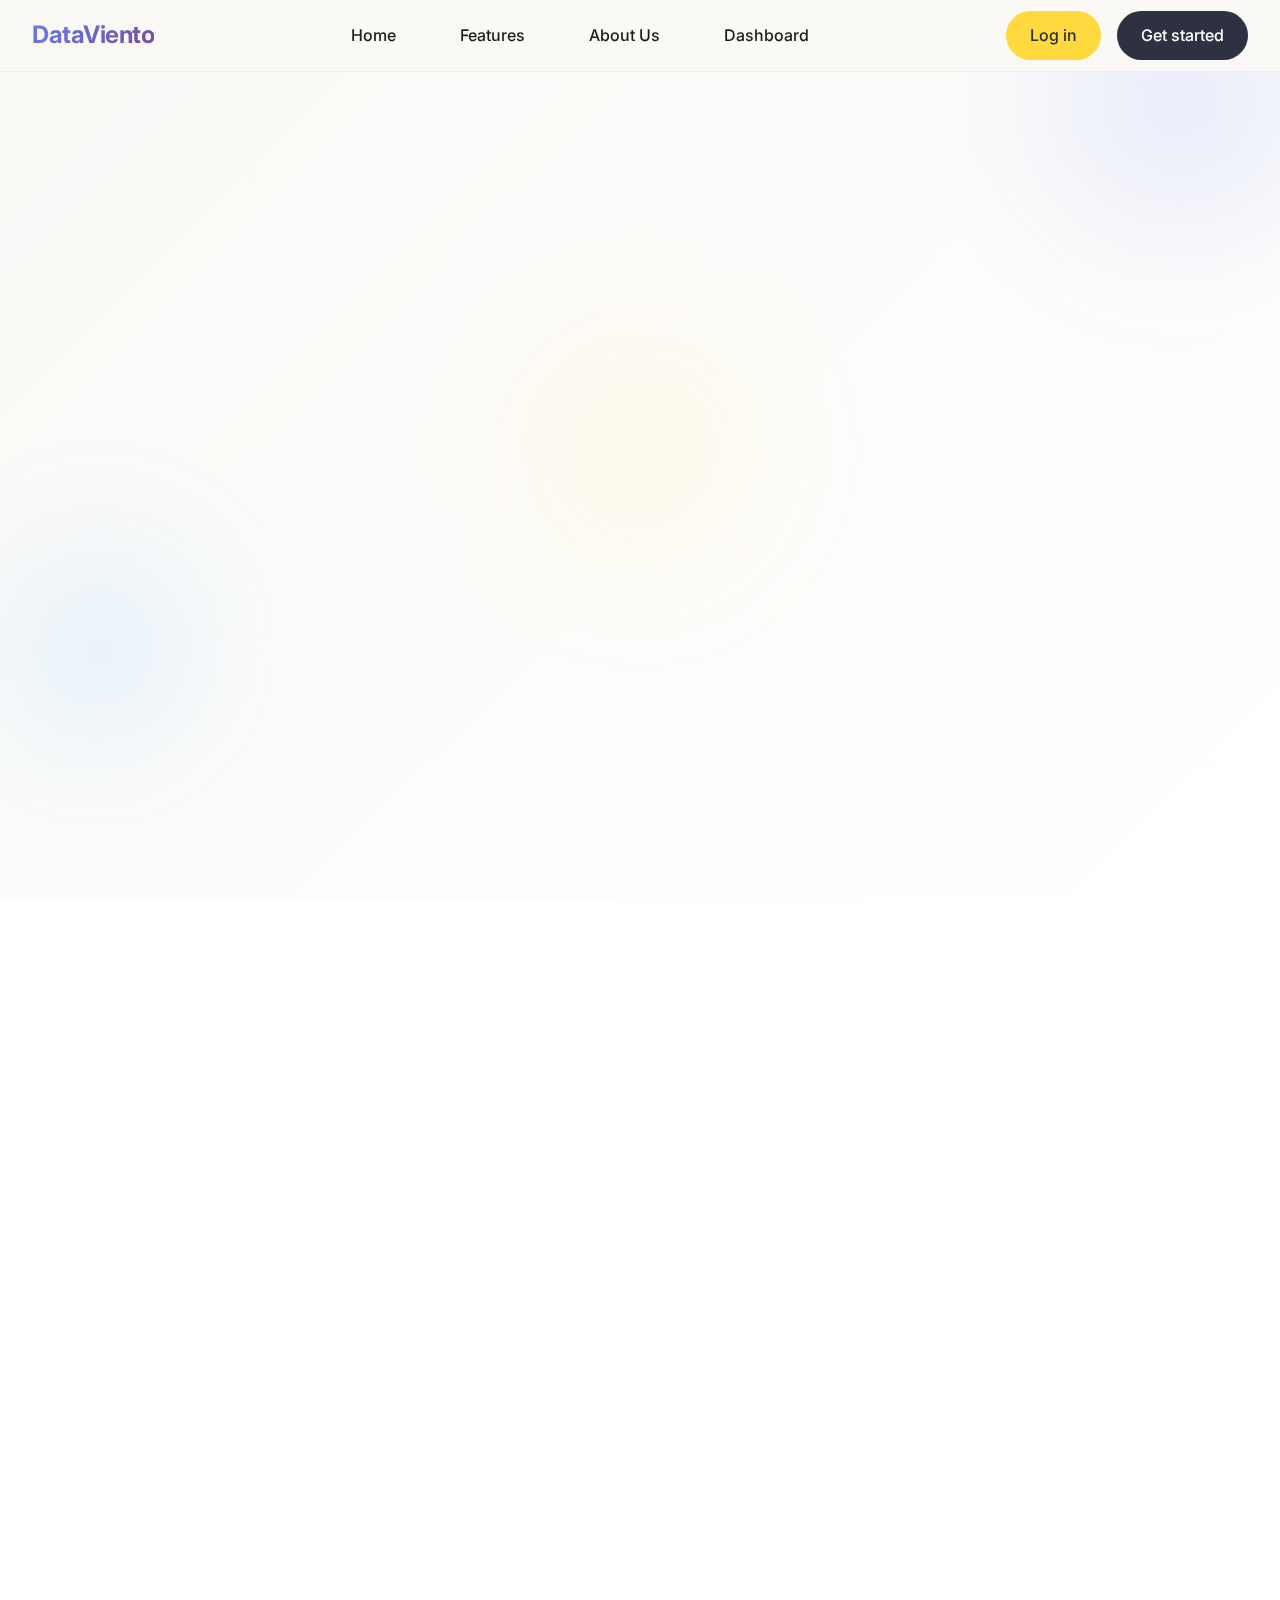
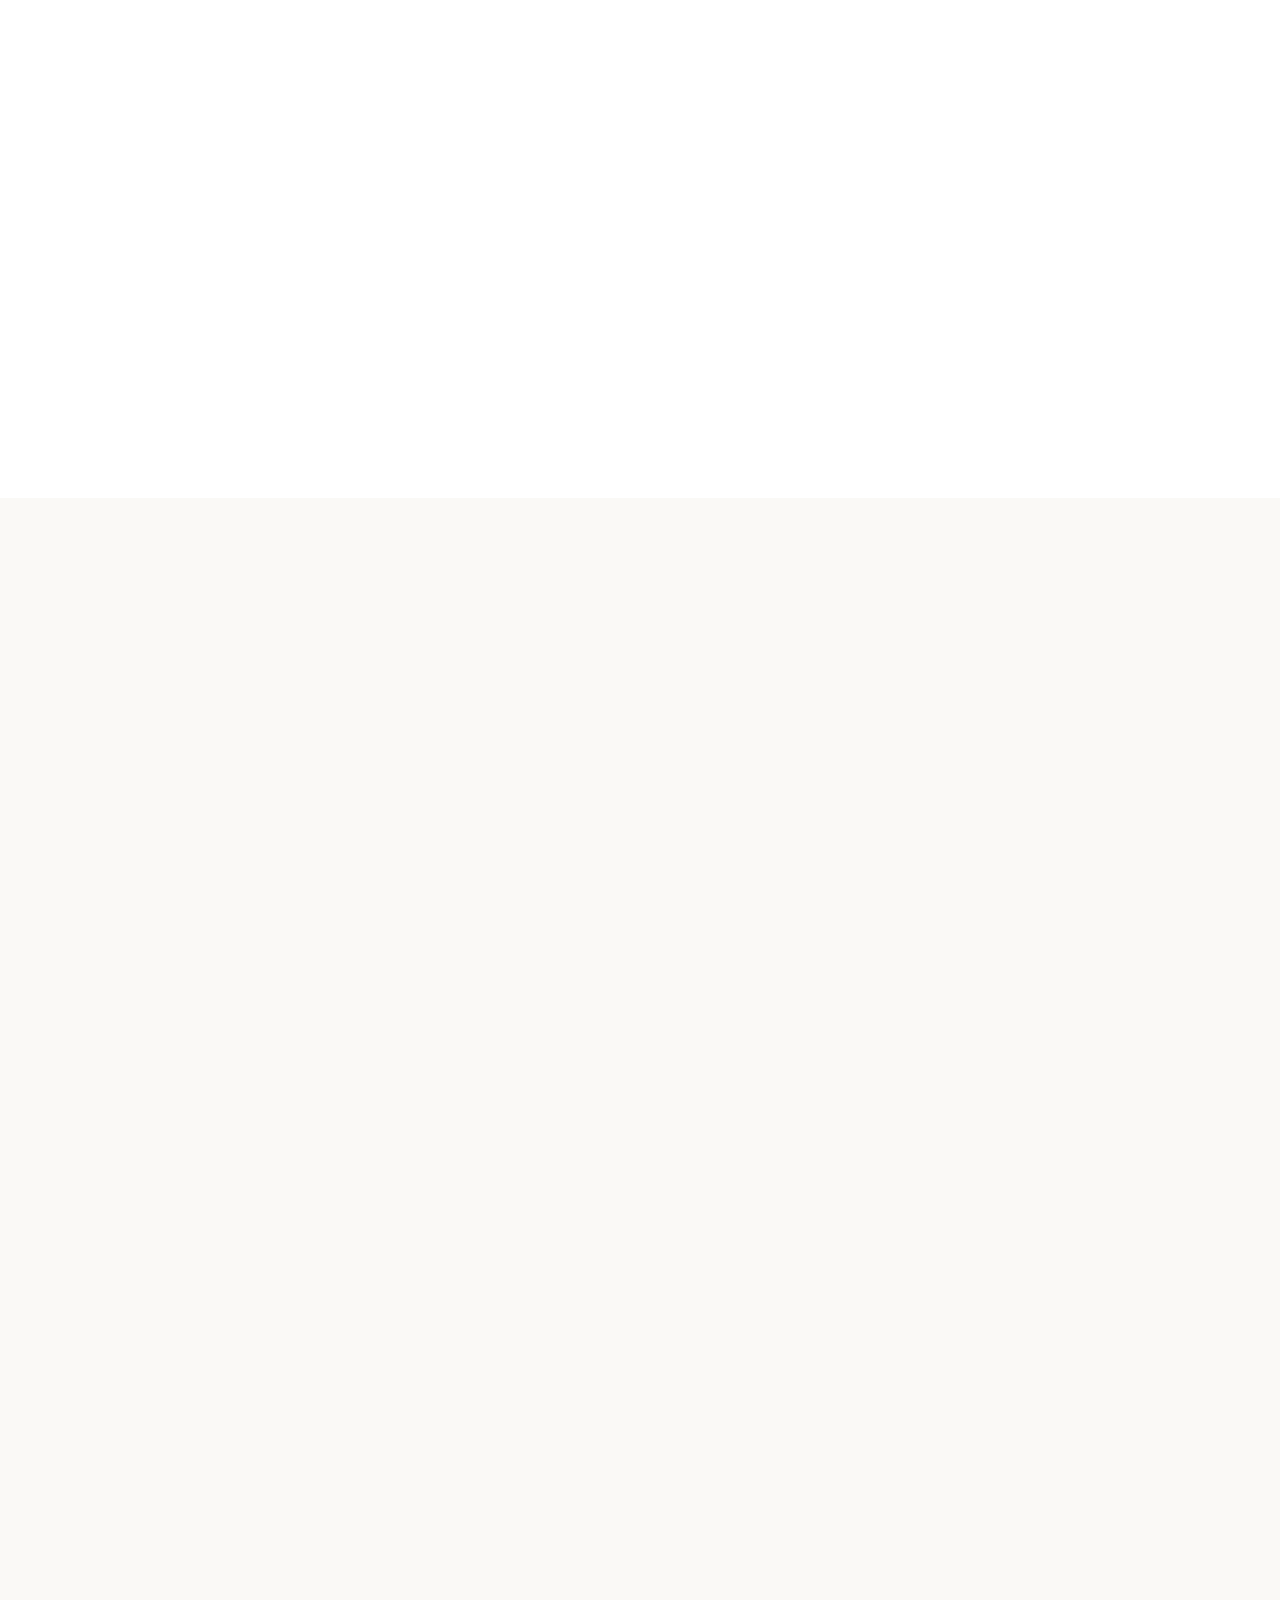
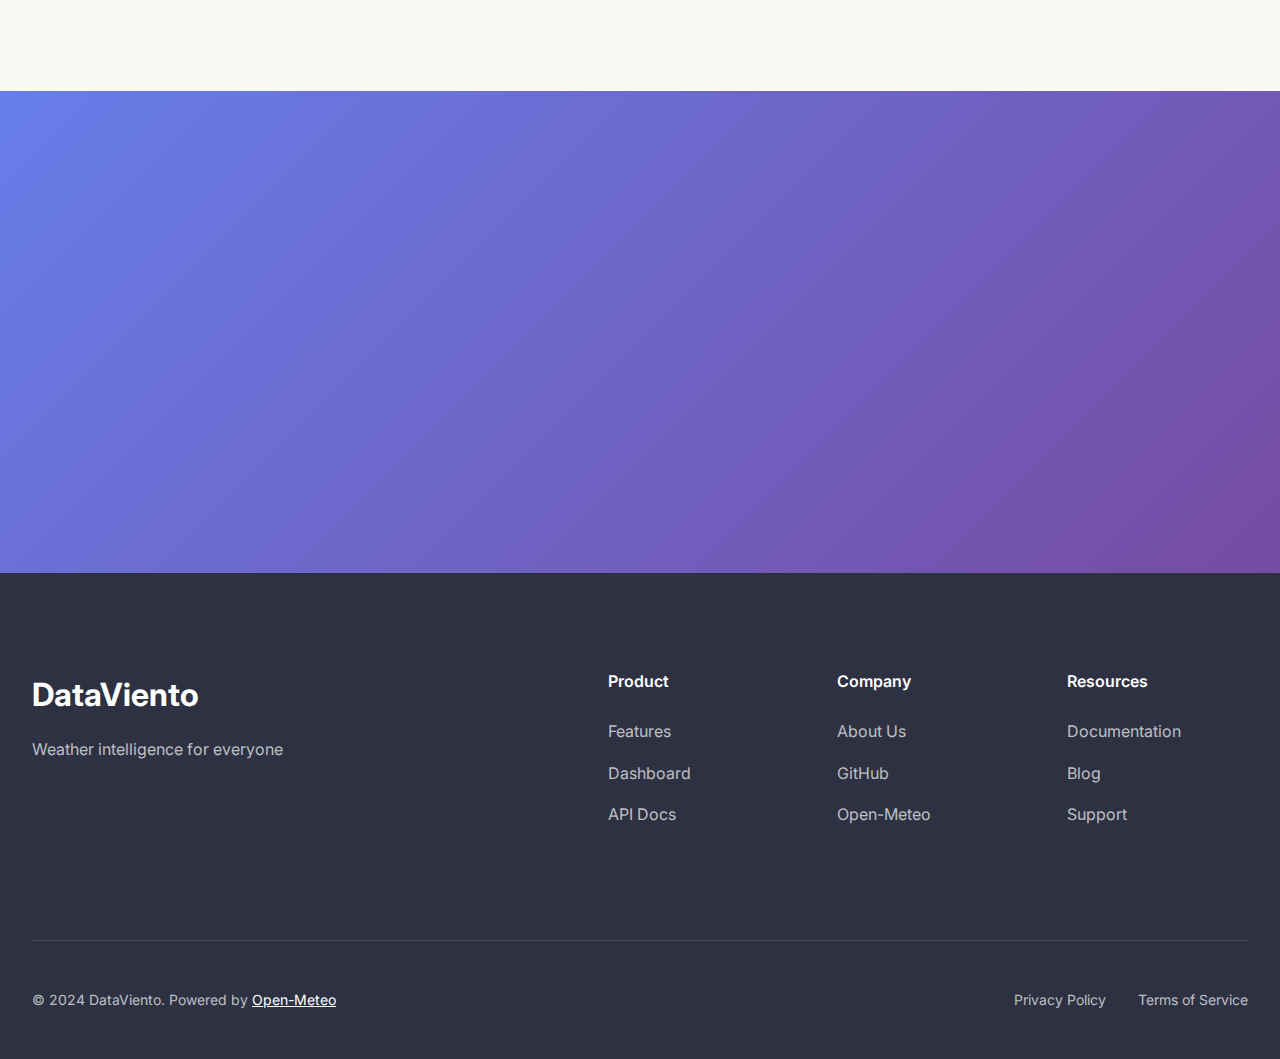
<file: apps/web/index.html>
<!DOCTYPE html>
<html lang="en">
<head>
    <meta charset="UTF-8">
    <meta name="viewport" content="width=device-width, initial-scale=1.0">
    <meta name="description" content="DataViento - Your weather intelligence platform powered by Open-Meteo">
    <title>DataViento - Weather Intelligence Platform</title>
    
    <!-- Fonts -->
    <link rel="preconnect" href="https://fonts.googleapis.com">
    <link rel="preconnect" href="https://fonts.gstatic.com" crossorigin>
    <link href="https://fonts.googleapis.com/css2?family=Inter:wght@300;400;500;600;700&display=swap" rel="stylesheet">
    <link rel="icon" type="image/png" href="static/data_viento.png">
    <link rel="shortcut icon" type="image/png" href="static/data_viento.png">
    
    <!-- Styles -->
    <link rel="stylesheet" href="css/styles.css">
</head>
<body>
    <!-- ========================================
         NAVIGATION
         ======================================== -->
    <nav class="navbar" id="navbar">
        <div class="nav-container">
            <!-- Logo -->
            <a href="/" class="nav-logo">
                <span class="logo-text">DataViento</span>
            </a>
            
            <!-- Navigation Links -->
            <ul class="nav-menu" id="nav-menu">
                <li class="nav-item">
                    <a href="#home" class="nav-link">Home</a>
                </li>
                <li class="nav-item">
                    <a href="#features" class="nav-link">Features</a>
                </li>
                <li class="nav-item">
                    <a href="#about" class="nav-link">About Us</a>
                </li>
                <li class="nav-item">
                    <a href="/dashboard.html" class="nav-link">Dashboard</a>
                </li>
            </ul>
            
            <!-- CTA Buttons -->
            <div class="nav-cta">
                <a href="/login.html" class="btn btn-secondary">Log in</a>
                <a href="/register.html" class="btn btn-primary">Get started</a>
            </div>
            
            <!-- Mobile Menu Toggle -->
            <button class="nav-toggle" id="nav-toggle" aria-label="Toggle navigation">
                <span class="hamburger"></span>
            </button>
        </div>
    </nav>

    <!-- ========================================
         HERO SECTION
         ======================================== -->
    <section class="hero" id="home">
        <!-- Background Geometric Shapes -->
        <div class="shape shape-1"></div>
        <div class="shape shape-2"></div>
        <div class="shape shape-3"></div>
        
        <div class="hero-container">
            <div class="hero-content fade-in-up">
                <h1 class="hero-title">
                    DataViento helps you <span class="highlight">understand the weather</span>
                </h1>
                
                <p class="hero-subtitle">
                    Powered by Open-Meteo, simplifying climate insights for better decisions
                </p>
                
                <div class="hero-cta">
                    <a href="/register.html" class="btn btn-primary btn-large">
                        Get started free
                        <svg class="btn-icon" width="20" height="20" viewBox="0 0 20 20" fill="none">
                            <path d="M7.5 15L12.5 10L7.5 5" stroke="currentColor" stroke-width="2" stroke-linecap="round" stroke-linejoin="round"/>
                        </svg>
                    </a>
                    <a href="#features" class="btn btn-outline btn-large">Learn more</a>
                </div>
                
                <!-- Trust Indicators -->
                <div class="hero-trust">
                    <p class="trust-text">Powered by</p>
                    <div class="trust-logos">
                        <span class="trust-logo">Open-Meteo</span>
                        <span class="trust-separator">•</span>
                        <span class="trust-logo">Open Source</span>
                    </div>
                </div>
            </div>
            
            <!-- Hero Visual -->
            <div class="hero-visual fade-in">
                <div class="dashboard-preview">
                    <!-- Dashboard Cards -->
                    <div class="preview-card card-1">
                        <div class="card-header">
                            <div class="card-icon" style="background: linear-gradient(135deg, #667eea 0%, #764ba2 100%);">
                                <svg width="24" height="24" viewBox="0 0 24 24" fill="none">
                                    <path d="M12 2L15.09 8.26L22 9.27L17 14.14L18.18 21.02L12 17.77L5.82 21.02L7 14.14L2 9.27L8.91 8.26L12 2Z" stroke="white" stroke-width="2" stroke-linecap="round" stroke-linejoin="round"/>
                                </svg>
                            </div>
                            <span class="card-title">Air Quality</span>
                        </div>
                        <div class="card-value">92%</div>
                        <div class="card-trend positive">↑ 5% this week</div>
                    </div>
                    
                    <div class="preview-card card-2">
                        <div class="card-header">
                            <div class="card-icon" style="background: linear-gradient(135deg, #f093fb 0%, #f5576c 100%);">
                                <svg width="24" height="24" viewBox="0 0 24 24" fill="none">
                                    <circle cx="12" cy="12" r="5" stroke="white" stroke-width="2"/>
                                    <path d="M12 1V3M12 21V23M23 12H21M3 12H1M20.49 3.51L18.36 5.64M5.64 18.36L3.51 20.49M20.49 20.49L18.36 18.36M5.64 5.64L3.51 3.51" stroke="white" stroke-width="2" stroke-linecap="round"/>
                                </svg>
                            </div>
                            <span class="card-title">Climate</span>
                        </div>
                        <div class="card-value">24°C</div>
                        <div class="card-trend">Partly cloudy</div>
                    </div>
                    
                    <div class="preview-card card-3">
                        <div class="card-header">
                            <div class="card-icon" style="background: linear-gradient(135deg, #4facfe 0%, #00f2fe 100%);">
                                <svg width="24" height="24" viewBox="0 0 24 24" fill="none">
                                    <path d="M3 15H21M3 9H21M9 3L5 21M19 3L15 21" stroke="white" stroke-width="2" stroke-linecap="round"/>
                                </svg>
                            </div>
                            <span class="card-title">Open-Meteo</span>
                        </div>
                        <div class="card-value">API</div>
                        <div class="card-trend">Real-time data</div>
                    </div>
                    
                    <div class="preview-card card-4">
                        <div class="card-header">
                            <div class="card-icon" style="background: linear-gradient(135deg, #43e97b 0%, #38f9d7 100%);">
                                <svg width="24" height="24" viewBox="0 0 24 24" fill="none">
                                    <path d="M3 12L9 18L21 6" stroke="white" stroke-width="2" stroke-linecap="round" stroke-linejoin="round"/>
                                </svg>
                            </div>
                            <span class="card-title">Climate Change</span>
                        </div>
                        <div class="card-value">Track</div>
                        <div class="card-trend">Monitor trends</div>
                    </div>
                </div>
            </div>
        </div>
    </section>

    <!-- ========================================
         FEATURES SECTION
         ======================================== -->
    <section class="features" id="features">
        <div class="features-container">
            <div class="section-header fade-in-up">
                <h2 class="section-title">Powerful weather intelligence</h2>
                <p class="section-subtitle">
                    Everything you need to understand, track, and forecast weather patterns
                </p>
            </div>
            
            <div class="features-grid">
                <!-- Feature 1 -->
                <div class="feature-card fade-in-up" style="animation-delay: 0.1s">
                    <div class="feature-icon">
                        <svg width="32" height="32" viewBox="0 0 32 32" fill="none">
                            <path d="M16 4V8M16 24V28M28 16H24M8 16H4M25.66 6.34L22.83 9.17M9.17 22.83L6.34 25.66M25.66 25.66L22.83 22.83M9.17 9.17L6.34 6.34" stroke="#667eea" stroke-width="2" stroke-linecap="round"/>
                            <circle cx="16" cy="16" r="6" stroke="#667eea" stroke-width="2"/>
                        </svg>
                    </div>
                    <h3 class="feature-title">Real-time Weather Data</h3>
                    <p class="feature-description">
                        Access current weather conditions, forecasts, and historical data from Open-Meteo's global network
                    </p>
                </div>
                
                <!-- Feature 2 -->
                <div class="feature-card fade-in-up" style="animation-delay: 0.2s">
                    <div class="feature-icon">
                        <svg width="32" height="32" viewBox="0 0 32 32" fill="none">
                            <path d="M4 12L16 4L28 12V26C28 26.5304 27.7893 27.0391 27.4142 27.4142C27.0391 27.7893 26.5304 28 26 28H6C5.46957 28 4.96086 27.7893 4.58579 27.4142C4.21071 27.0391 4 26.5304 4 26V12Z" stroke="#f5576c" stroke-width="2" stroke-linecap="round" stroke-linejoin="round"/>
                            <path d="M12 28V16H20V28" stroke="#f5576c" stroke-width="2" stroke-linecap="round" stroke-linejoin="round"/>
                        </svg>
                    </div>
                    <h3 class="feature-title">Location-based Insights</h3>
                    <p class="feature-description">
                        Save up to 10 favorite locations and get personalized weather insights for each one
                    </p>
                </div>
                
                <!-- Feature 3 -->
                <div class="feature-card fade-in-up" style="animation-delay: 0.3s">
                    <div class="feature-icon">
                        <svg width="32" height="32" viewBox="0 0 32 32" fill="none">
                            <path d="M28 16H4M28 8H4M28 24H4" stroke="#00f2fe" stroke-width="2" stroke-linecap="round"/>
                            <path d="M16 4V28" stroke="#00f2fe" stroke-width="2" stroke-linecap="round"/>
                        </svg>
                    </div>
                    <h3 class="feature-title">Customizable Units</h3>
                    <p class="feature-description">
                        Choose your preferred units for temperature, wind speed, and precipitation
                    </p>
                </div>
                
                <!-- Feature 4 -->
                <div class="feature-card fade-in-up" style="animation-delay: 0.4s">
                    <div class="feature-icon">
                        <svg width="32" height="32" viewBox="0 0 32 32" fill="none">
                            <path d="M26 28V10L16 4L6 10V28M26 28H6M26 28H30M6 28H2" stroke="#38f9d7" stroke-width="2" stroke-linecap="round" stroke-linejoin="round"/>
                            <path d="M12 28V18C12 17.4696 12.2107 16.9609 12.5858 16.5858C12.9609 16.2107 13.4696 16 14 16H18C18.5304 16 19.0391 16.2107 19.4142 16.5858C19.7893 16.9609 20 17.4696 20 18V28" stroke="#38f9d7" stroke-width="2" stroke-linecap="round" stroke-linejoin="round"/>
                        </svg>
                    </div>
                    <h3 class="feature-title">Climate Change Tracking</h3>
                    <p class="feature-description">
                        Monitor long-term climate trends and environmental changes in your regions
                    </p>
                </div>
                
                <!-- Feature 5 -->
                <div class="feature-card fade-in-up" style="animation-delay: 0.5s">
                    <div class="feature-icon">
                        <svg width="32" height="32" viewBox="0 0 32 32" fill="none">
                            <path d="M28 6H4C2.89543 6 2 6.89543 2 8V24C2 25.1046 2.89543 26 4 26H28C29.1046 26 30 25.1046 30 24V8C30 6.89543 29.1046 6 28 6Z" stroke="#ff6b6b" stroke-width="2"/>
                            <path d="M2 10H30M10 2V6M22 2V6" stroke="#ff6b6b" stroke-width="2" stroke-linecap="round"/>
                        </svg>
                    </div>
                    <h3 class="feature-title">Historical Analysis</h3>
                    <p class="feature-description">
                        Access decades of historical weather data to identify patterns and make informed decisions
                    </p>
                </div>
                
                <!-- Feature 6 -->
                <div class="feature-card fade-in-up" style="animation-delay: 0.6s">
                    <div class="feature-icon">
                        <svg width="32" height="32" viewBox="0 0 32 32" fill="none">
                            <path d="M16 28C22.6274 28 28 22.6274 28 16C28 9.37258 22.6274 4 16 4C9.37258 4 4 9.37258 4 16C4 22.6274 9.37258 28 16 28Z" stroke="#ffd93d" stroke-width="2"/>
                            <path d="M16 10V16L20 20" stroke="#ffd93d" stroke-width="2" stroke-linecap="round"/>
                        </svg>
                    </div>
                    <h3 class="feature-title">API Integration</h3>
                    <p class="feature-description">
                        Seamlessly integrate weather data into your applications with our developer-friendly API
                    </p>
                </div>
            </div>
        </div>
    </section>

    <!-- ========================================
         ABOUT SECTION
         ======================================== -->
    <section class="about" id="about">
        <div class="about-container">
            <div class="about-content fade-in-up">
                <h2 class="section-title">About DataViento</h2>
                <p class="about-text">
                    DataViento is a modern weather intelligence platform built on top of 
                    <a href="https://open-meteo.com" target="_blank" rel="noopener" class="text-link">Open-Meteo</a>, 
                    providing accessible and accurate weather data for everyone.
                </p>
                <p class="about-text">
                    Our mission is to simplify climate insights and make weather data more actionable 
                    for individuals, businesses, and researchers worldwide.
                </p>
                
                <div class="about-credits">
                    <h3 class="credits-title">Credits & Technology</h3>
                    <ul class="credits-list">
                        <li>
                            <strong>Weather Data:</strong> 
                            <a href="https://open-meteo.com" target="_blank" rel="noopener" class="text-link">Open-Meteo</a>
                        </li>
                        <li>
                            <strong>Source Code:</strong> 
                            <a href="https://github.com/ronald-mendez/data-viento" target="_blank" rel="noopener" class="text-link">GitHub Repository</a>
                        </li>
                        <li>
                            <strong>Built with:</strong> FastAPI, Python, MySQL, Docker
                        </li>
                    </ul>
                </div>
                
                <div class="about-roadmap">
                    <h3 class="roadmap-title">Future Improvements</h3>
                    <ul class="roadmap-list">
                        <li>Advanced weather alerts and notifications</li>
                        <li>Machine learning-based forecast predictions</li>
                        <li>Mobile applications (iOS & Android)</li>
                        <li>Extended historical data analysis</li>
                        <li>Community weather station integration</li>
                    </ul>
                </div>
            </div>
            
            <div class="about-visual fade-in">
                <div class="stats-grid">
                    <div class="stat-card">
                        <div class="stat-value">100%</div>
                        <div class="stat-label">Open Source</div>
                    </div>
                    <div class="stat-card">
                        <div class="stat-value">10+</div>
                        <div class="stat-label">Locations</div>
                    </div>
                    <div class="stat-card">
                        <div class="stat-value">24/7</div>
                        <div class="stat-label">Real-time Data</div>
                    </div>
                    <div class="stat-card">
                        <div class="stat-value">Global</div>
                        <div class="stat-label">Coverage</div>
                    </div>
                </div>
            </div>
        </div>
    </section>

    <!-- ========================================
         CTA SECTION
         ======================================== -->
    <section class="cta">
        <div class="cta-container fade-in-up">
            <h2 class="cta-title">Ready to get started?</h2>
            <p class="cta-subtitle">
                Join DataViento today and unlock powerful weather intelligence for your needs
            </p>
            <div class="cta-buttons">
                <a href="/register" class="btn btn-primary btn-large">
                    Get started free
                    <svg class="btn-icon" width="20" height="20" viewBox="0 0 20 20" fill="none">
                        <path d="M7.5 15L12.5 10L7.5 5" stroke="currentColor" stroke-width="2" stroke-linecap="round" stroke-linejoin="round"/>
                    </svg>
                </a>
                <a href="#features" class="btn btn-outline-white btn-large">View features</a>
            </div>
        </div>
    </section>

    <!-- ========================================
         FOOTER
         ======================================== -->
    <footer class="footer">
        <div class="footer-container">
            <div class="footer-content">
                <div class="footer-brand">
                    <span class="footer-logo">DataViento</span>
                    <p class="footer-tagline">Weather intelligence for everyone</p>
                </div>
                
                <div class="footer-links">
                    <div class="footer-column">
                        <h4 class="footer-title">Product</h4>
                        <ul class="footer-list">
                            <li><a href="#features">Features</a></li>
                            <li><a href="/dashboard">Dashboard</a></li>
                            <li><a href="/api-docs">API Docs</a></li>
                        </ul>
                    </div>
                    
                    <div class="footer-column">
                        <h4 class="footer-title">Company</h4>
                        <ul class="footer-list">
                            <li><a href="#about">About Us</a></li>
                            <li><a href="https://github.com/RonaldDavidMartinezMarenco/data-viento" target="_blank">GitHub</a></li>
                            <li><a href="https://open-meteo.com" target="_blank">Open-Meteo</a></li>
                        </ul>
                    </div>
                    
                    <div class="footer-column">
                        <h4 class="footer-title">Resources</h4>
                        <ul class="footer-list">
                            <li><a href="/docs">Documentation</a></li>
                            <li><a href="/blog">Blog</a></li>
                            <li><a href="/support">Support</a></li>
                        </ul>
                    </div>
                </div>
            </div>
            
            <div class="footer-bottom">
                <p class="footer-copyright">
                    © 2024 DataViento. Powered by <a href="https://open-meteo.com" target="_blank">Open-Meteo</a>
                </p>
                <div class="footer-legal">
                    <a href="/privacy">Privacy Policy</a>
                    <a href="/terms">Terms of Service</a>
                </div>
            </div>
        </div>
    </footer>

    <!-- Scripts -->
    <script src="js/main.js"></script>
</body>
</html>
</file>
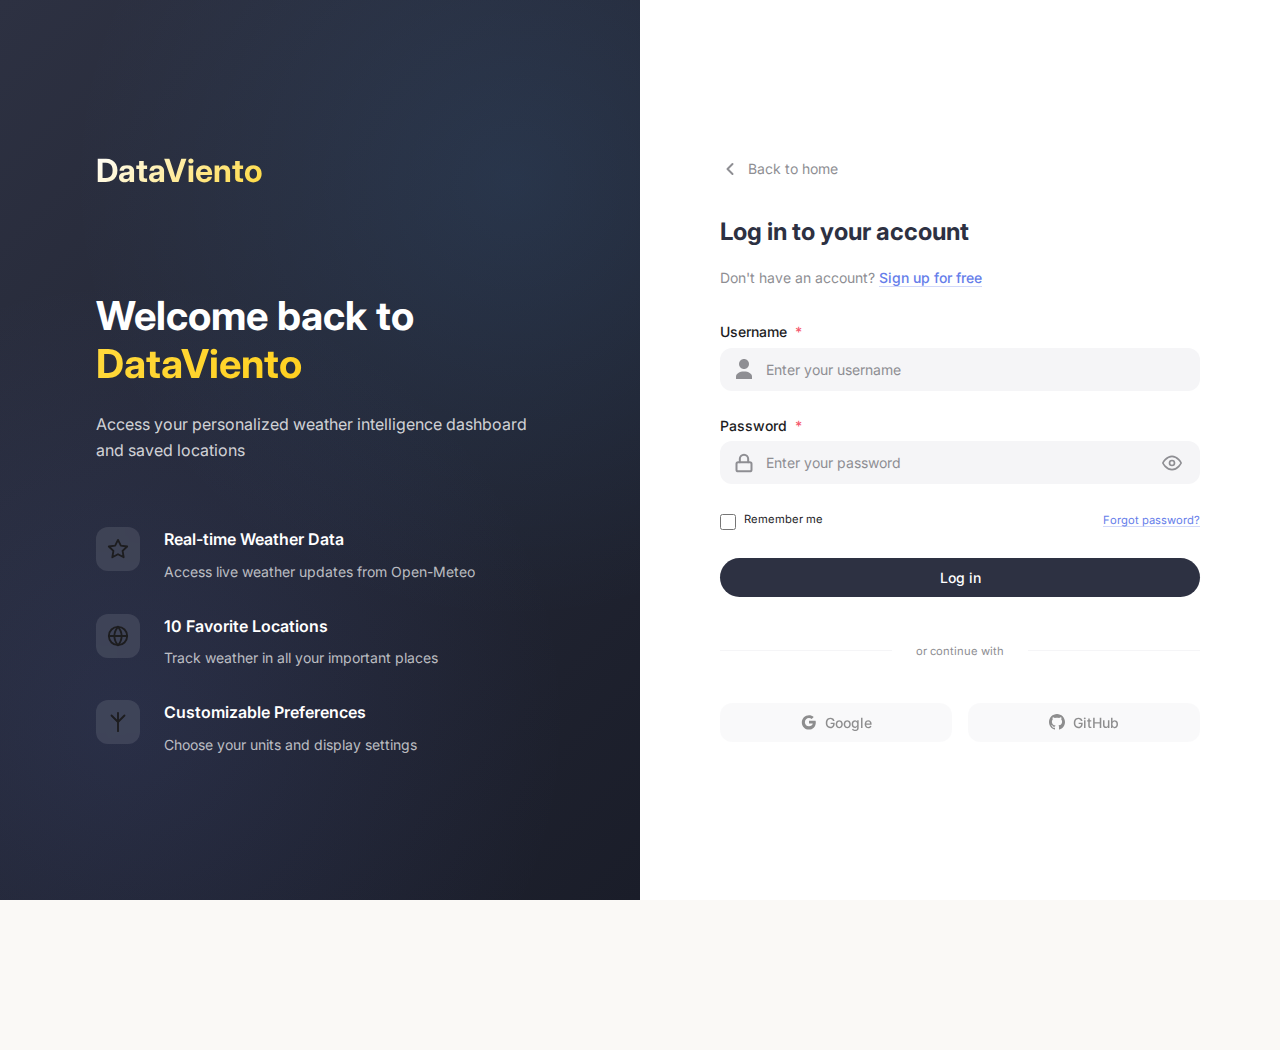
<file: apps/web/login.html>
<!DOCTYPE html>
<html lang="en">
<head>
    <meta charset="UTF-8">
    <meta name="viewport" content="width=device-width, initial-scale=1.0">
    <meta name="description" content="Login to DataViento - Weather Intelligence Platform">
    <title>Login - DataViento</title>
    
    <!-- Fonts -->
    <link rel="preconnect" href="https://fonts.googleapis.com">
    <link rel="preconnect" href="https://fonts.gstatic.com" crossorigin>
    <link href="https://fonts.googleapis.com/css2?family=Inter:wght@300;400;500;600;700&display=swap" rel="stylesheet">
    <link rel="icon" type="image/png" href="static/data_viento.png">
    <link rel="shortcut icon" type="image/png" href="static/data_viento.png">
    
    <!-- Styles -->
    <link rel="stylesheet" href="css/styles.css">
    <link rel="stylesheet" href="css/auth.css">
</head>
<body class="auth-page" style="overflow: hidden">
    <!-- Background Geometric Shapes -->
    <div class="auth-shape shape-1"></div>
    <div class="auth-shape shape-2"></div>
    <div class="auth-shape shape-3"></div>

    <!-- ========================================
         LOGIN CONTAINER
         ======================================== -->
    <div class="auth-container">
        <!-- Left Side - Branding -->
        <div class="auth-branding">
            <a href="/" class="auth-logo">
                <span class="logo-text">DataViento</span>
            </a>
            
            <div class="auth-branding-content">
                <h1 class="auth-branding-title">
                    Welcome back to <span class="highlight">DataViento</span>
                </h1>
                <p class="auth-branding-subtitle">
                    Access your personalized weather intelligence dashboard and saved locations
                </p>
                
                <div class="auth-features">
                    <div class="auth-feature">
                        <div class="auth-feature-icon">
                            <svg width="24" height="24" viewBox="0 0 24 24" fill="none">
                                <path d="M12 2L15.09 8.26L22 9.27L17 14.14L18.18 21.02L12 17.77L5.82 21.02L7 14.14L2 9.27L8.91 8.26L12 2Z" stroke="currentColor" stroke-width="2" stroke-linecap="round" stroke-linejoin="round"/>
                            </svg>
                        </div>
                        <div class="auth-feature-text">
                            <h3>Real-time Weather Data</h3>
                            <p>Access live weather updates from Open-Meteo</p>
                        </div>
                    </div>
                    
                    <div class="auth-feature">
                        <div class="auth-feature-icon">
                            <svg width="24" height="24" viewBox="0 0 24 24" fill="none">
                                <path d="M12 22C17.5228 22 22 17.5228 22 12C22 6.47715 17.5228 2 12 2C6.47715 2 2 6.47715 2 12C2 17.5228 6.47715 22 12 22Z" stroke="currentColor" stroke-width="2"/>
                                <path d="M2 12H22M12 2C14.5013 4.73835 15.9228 8.29203 16 12C15.9228 15.708 14.5013 19.2616 12 22C9.49872 19.2616 8.07725 15.708 8 12C8.07725 8.29203 9.49872 4.73835 12 2Z" stroke="currentColor" stroke-width="2"/>
                            </svg>
                        </div>
                        <div class="auth-feature-text">
                            <h3>10 Favorite Locations</h3>
                            <p>Track weather in all your important places</p>
                        </div>
                    </div>
                    
                    <div class="auth-feature">
                        <div class="auth-feature-icon">
                            <svg width="24" height="24" viewBox="0 0 24 24" fill="none">
                                <path d="M12 22V12M12 12V2M12 12L4.93 4.93M12 12L19.07 4.93" stroke="currentColor" stroke-width="2" stroke-linecap="round"/>
                            </svg>
                        </div>
                        <div class="auth-feature-text">
                            <h3>Customizable Preferences</h3>
                            <p>Choose your units and display settings</p>
                        </div>
                    </div>
                </div>
            </div>
        </div>

        <!-- Right Side - Login Form -->
        <div class="auth-form-container">
            <div class="auth-form-wrapper">
                <!-- Back to Home Link -->
                <a href="/" class="auth-back-link">
                    <svg width="20" height="20" viewBox="0 0 20 20" fill="none">
                        <path d="M12.5 5L7.5 10L12.5 15" stroke="currentColor" stroke-width="2" stroke-linecap="round" stroke-linejoin="round"/>
                    </svg>
                    Back to home
                </a>

                <div class="auth-form-header">
                    <h2 class="auth-form-title">Log in to your account</h2>
                    <p class="auth-form-subtitle">
                        Don't have an account? 
                        <a href="/register.html" class="auth-link">Sign up for free</a>
                    </p>
                </div>

                <!-- Login Form -->
                <form id="loginForm" class="auth-form" method="POST" action="javascript:void(0);">
                    <!-- Username Field -->
                    <div class="form-group">
                        <label for="username" class="form-label">
                            Username
                            <span class="form-required">*</span>
                        </label>
                        <div class="form-input-wrapper">
                            <svg class="form-input-icon" width="20" height="20" viewBox="0 0 20 20" fill="none">
                                <path d="M10 10C12.7614 10 15 7.76142 15 5C15 2.23858 12.7614 0 10 0C7.23858 0 5 2.23858 5 5C5 7.76142 7.23858 10 10 10Z" fill="currentColor"/>
                                <path d="M10 12.5C5.58172 12.5 2 14.5817 2 17.5V20H18V17.5C18 14.5817 14.4183 12.5 10 12.5Z" fill="currentColor"/>
                            </svg>
                            <input 
                                type="text" 
                                id="username" 
                                name="username" 
                                class="form-input"
                                placeholder="Enter your username"
                                required
                                autocomplete="username"
                            >
                        </div>
                        <span class="form-error" id="username-error"></span>
                    </div>

                    <!-- Password Field -->
                    <div class="form-group">
                        <label for="password" class="form-label">
                            Password
                            <span class="form-required">*</span>
                        </label>
                        <div class="form-input-wrapper">
                            <svg class="form-input-icon" width="20" height="20" viewBox="0 0 20 20" fill="none">
                                <path d="M15.8333 9.16667H4.16667C3.24619 9.16667 2.5 9.91286 2.5 10.8333V16.6667C2.5 17.5871 3.24619 18.3333 4.16667 18.3333H15.8333C16.7538 18.3333 17.5 17.5871 17.5 16.6667V10.8333C17.5 9.91286 16.7538 9.16667 15.8333 9.16667Z" stroke="currentColor" stroke-width="2"/>
                                <path d="M5.83333 9.16667V5.83333C5.83333 4.72826 6.27232 3.66846 7.05372 2.88706C7.83512 2.10565 8.89493 1.66667 10 1.66667C11.1051 1.66667 12.1649 2.10565 12.9463 2.88706C13.7277 3.66846 14.1667 4.72826 14.1667 5.83333V9.16667" stroke="currentColor" stroke-width="2" stroke-linecap="round"/>
                            </svg>
                            <input 
                                type="password" 
                                id="password" 
                                name="password" 
                                class="form-input"
                                placeholder="Enter your password"
                                required
                                autocomplete="current-password"
                            >
                            <!-- ✅ Eye toggle button -->
                            <button type="button" class="form-input-toggle" id="togglePassword" aria-label="Toggle password visibility">
                                <!-- Eye icon (show password) -->
                                <svg class="toggle-show" width="20" height="20" viewBox="0 0 24 24" fill="none" stroke="currentColor" stroke-width="2" stroke-linecap="round" stroke-linejoin="round">
                                    <path d="M1 12s4-8 11-8 11 8 11 8-4 8-11 8-11-8-11-8z"></path>
                                    <circle cx="12" cy="12" r="3"></circle>
                                </svg>
                                <!-- Eye-off icon (hide password) -->
                                <svg class="toggle-hide" width="20" height="20" viewBox="0 0 24 24" fill="none" stroke="currentColor" stroke-width="2" stroke-linecap="round" stroke-linejoin="round">
                                    <path d="M17.94 17.94A10.07 10.07 0 0 1 12 20c-7 0-11-8-11-8a18.45 18.45 0 0 1 5.06-5.94M9.9 4.24A9.12 9.12 0 0 1 12 4c7 0 11 8 11 8a18.5 18.5 0 0 1-2.16 3.19m-6.72-1.07a3 3 0 1 1-4.24-4.24"></path>
                                    <line x1="1" y1="1" x2="23" y2="23"></line>
                                </svg>
                            </button>
                        </div>
                        <span class="form-error" id="password-error"></span>
                    </div>

                    <!-- Remember Me & Forgot Password -->
                    <div class="form-options">
                        <label class="form-checkbox">
                            <input type="checkbox" id="remember" name="remember">
                            <span class="checkbox-label">Remember me</span>
                        </label>
                        <a href="/forgot-password.html" class="form-link">Forgot password?</a>
                    </div>

                    <!-- Error Message -->
                    <div id="formError" class="form-message form-message-error" style="display: none;">
                        <svg width="20" height="20" viewBox="0 0 20 20" fill="none">
                            <path d="M10 18C14.4183 18 18 14.4183 18 10C18 5.58172 14.4183 2 10 2C5.58172 2 2 5.58172 2 10C2 14.4183 5.58172 18 10 18Z" stroke="currentColor" stroke-width="2"/>
                            <path d="M10 6V10M10 14H10.01" stroke="currentColor" stroke-width="2" stroke-linecap="round"/>
                        </svg>
                        <span id="errorMessage"></span>
                    </div>

                    <!-- Submit Button -->
                    <button type="submit" class="btn btn-primary btn-full" id="loginButton">
                        <span class="btn-text">Log in</span>
                        <span class="btn-loader" style="display: none;">
                            <svg class="spinner" width="20" height="20" viewBox="0 0 20 20">
                                <circle cx="10" cy="10" r="8" stroke="currentColor" stroke-width="2" fill="none" stroke-dasharray="50.265" stroke-dashoffset="12.566" />
                            </svg>
                        </span>
                    </button>

                    <!-- Social Login (Optional - for future) -->
                    <div class="form-divider">
                        <span>or continue with</span>
                    </div>

                    <div class="social-login">
                        <button type="button" class="btn btn-social" disabled title="Coming soon">
                            <svg width="20" height="20" viewBox="0 0 20 20" fill="none">
                                <path d="M18.1713 8.36785H10V11.8441H14.7093C14.3155 13.9662 12.4763 15.3204 10 15.3204C7.15905 15.3204 4.84825 13.0096 4.84825 10.1686C4.84825 7.32765 7.15905 5.01685 10 5.01685C11.2813 5.01685 12.4388 5.47785 13.3388 6.2441L15.8938 3.68915C14.3638 2.2966 12.2988 1.5 10 1.5C5.0285 1.5 1 5.5285 1 10.5C1 15.4715 5.0285 19.5 10 19.5C14.565 19.5 18.5 16.065 18.5 10.5C18.5 9.7691 18.3763 9.0621 18.1713 8.36785Z" fill="currentColor"/>
                            </svg>
                            Google
                        </button>
                        <button type="button" class="btn btn-social" disabled title="Coming soon">
                            <svg width="20" height="20" viewBox="0 0 20 20" fill="none">
                                <path d="M10 0C4.477 0 0 4.477 0 10C0 14.418 2.865 18.166 6.839 19.489C7.339 19.579 7.521 19.267 7.521 18.997C7.521 18.755 7.513 18.098 7.508 17.205C4.726 17.806 4.139 15.896 4.139 15.896C3.685 14.729 3.029 14.418 3.029 14.418C2.121 13.799 3.098 13.812 3.098 13.812C4.101 13.883 4.629 14.845 4.629 14.845C5.521 16.372 6.97 15.931 7.539 15.67C7.631 15.022 7.889 14.582 8.175 14.327C5.955 14.069 3.62 13.215 3.62 9.413C3.62 8.329 4.01 7.441 4.649 6.744C4.546 6.487 4.203 5.476 4.747 4.111C4.747 4.111 5.586 3.838 7.497 5.117C8.31 4.891 9.157 4.778 10 4.774C10.843 4.778 11.69 4.891 12.504 5.117C14.414 3.838 15.251 4.111 15.251 4.111C15.796 5.476 15.453 6.487 15.35 6.744C15.99 7.441 16.378 8.329 16.378 9.413C16.378 13.224 14.039 14.066 11.813 14.318C12.172 14.631 12.491 15.246 12.491 16.185C12.491 17.531 12.479 18.615 12.479 18.997C12.479 19.27 12.659 19.585 13.166 19.488C17.137 18.163 20 14.417 20 10C20 4.477 15.523 0 10 0Z" fill="currentColor"/>
                            </svg>
                            GitHub
                        </button>
                    </div>
                </form>
            </div>
        </div>
    </div>

    <!-- Scripts -->
    <script src="js/auth.js"></script>
    <script src="js/login.js"></script>
</body>
</html>
</file>
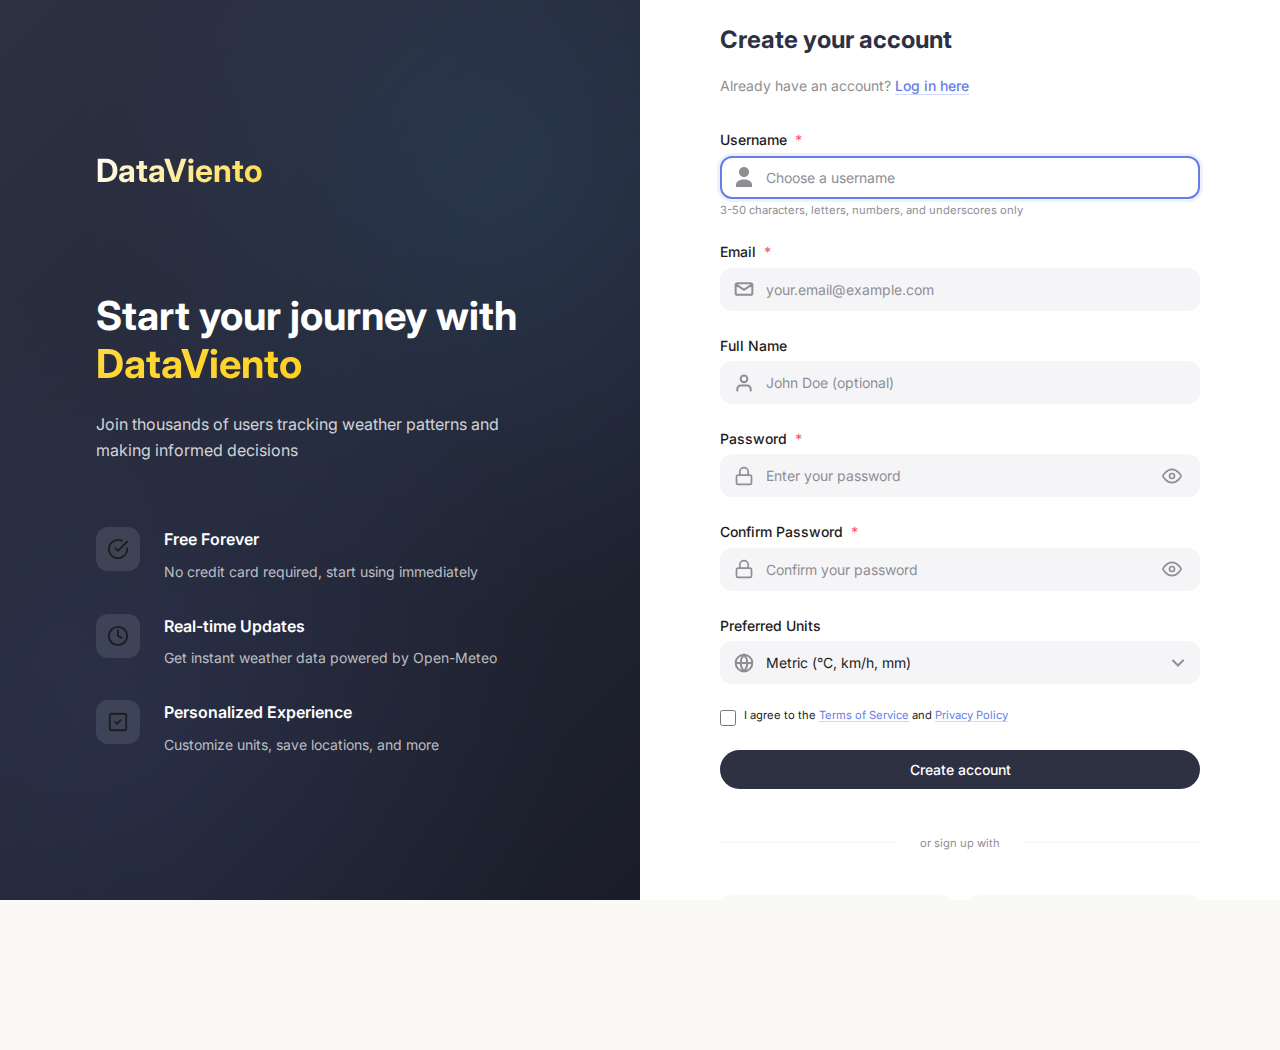
<file: apps/web/register.html>
<!DOCTYPE html>
<html lang="en">
<head>
    <meta charset="UTF-8">
    <meta name="viewport" content="width=device-width, initial-scale=1.0">
    <meta name="description" content="Sign up for DataViento - Weather Intelligence Platform">
    <title>Sign Up - DataViento</title>
    
    <!-- Fonts -->
    <link rel="preconnect" href="https://fonts.googleapis.com">
    <link rel="preconnect" href="https://fonts.gstatic.com" crossorigin>
    <link href="https://fonts.googleapis.com/css2?family=Inter:wght@300;400;500;600;700&display=swap" rel="stylesheet">
    <link rel="icon" type="image/png" href="static/data_viento.png">
    <link rel="shortcut icon" type="image/png" href="static/data_viento.png">
    
    <!-- Styles -->
    <link rel="stylesheet" href="css/styles.css">
    <link rel="stylesheet" href="css/auth.css">
</head>
<body class="auth-page" style="overflow: hidden;">
    <!-- Background Geometric Shapes -->
    <div class="auth-shape shape-1"></div>
    <div class="auth-shape shape-2"></div>
    <div class="auth-shape shape-3"></div>

    <!-- ========================================
         REGISTER CONTAINER
         ======================================== -->
    <div class="auth-container">
        <!-- Left Side - Branding -->
        <div class="auth-branding">
            <a href="/" class="auth-logo">
                <span class="logo-text">DataViento</span>
            </a>
            
            <div class="auth-branding-content">
                <h1 class="auth-branding-title">
                    Start your journey with <span class="highlight">DataViento</span>
                </h1>
                <p class="auth-branding-subtitle">
                    Join thousands of users tracking weather patterns and making informed decisions
                </p>
                
                <div class="auth-features">
                    <div class="auth-feature">
                        <div class="auth-feature-icon">
                            <svg width="24" height="24" viewBox="0 0 24 24" fill="none">
                                <path d="M22 11.08V12C21.9988 14.1564 21.3005 16.2547 20.0093 17.9818C18.7182 19.7088 16.9033 20.9725 14.8354 21.5839C12.7674 22.1953 10.5573 22.1219 8.53447 21.3746C6.51168 20.6273 4.78465 19.2461 3.61096 17.4371C2.43727 15.628 1.87979 13.4881 2.02168 11.3363C2.16356 9.18455 2.99721 7.13631 4.39828 5.49706C5.79935 3.85781 7.69279 2.71537 9.79619 2.24013C11.8996 1.76489 14.1003 1.98232 16.07 2.86" stroke="currentColor" stroke-width="2" stroke-linecap="round"/>
                                <path d="M22 4L12 14.01L9 11.01" stroke="currentColor" stroke-width="2" stroke-linecap="round" stroke-linejoin="round"/>
                            </svg>
                        </div>
                        <div class="auth-feature-text">
                            <h3>Free Forever</h3>
                            <p>No credit card required, start using immediately</p>
                        </div>
                    </div>
                    
                    <div class="auth-feature">
                        <div class="auth-feature-icon">
                            <svg width="24" height="24" viewBox="0 0 24 24" fill="none">
                                <path d="M12 22C17.5228 22 22 17.5228 22 12C22 6.47715 17.5228 2 12 2C6.47715 2 2 6.47715 2 12C2 17.5228 6.47715 22 12 22Z" stroke="currentColor" stroke-width="2"/>
                                <path d="M12 6V12L16 14" stroke="currentColor" stroke-width="2" stroke-linecap="round"/>
                            </svg>
                        </div>
                        <div class="auth-feature-text">
                            <h3>Real-time Updates</h3>
                            <p>Get instant weather data powered by Open-Meteo</p>
                        </div>
                    </div>
                    
                    <div class="auth-feature">
                        <div class="auth-feature-icon">
                            <svg width="24" height="24" viewBox="0 0 24 24" fill="none">
                                <rect x="3" y="3" width="18" height="18" rx="2" stroke="currentColor" stroke-width="2"/>
                                <path d="M9 12L11 14L15 10" stroke="currentColor" stroke-width="2" stroke-linecap="round" stroke-linejoin="round"/>
                            </svg>
                        </div>
                        <div class="auth-feature-text">
                            <h3>Personalized Experience</h3>
                            <p>Customize units, save locations, and more</p>
                        </div>
                    </div>
                </div>
            </div>
        </div>

        <!-- Right Side - Register Form -->
        <div class="auth-form-container">
            <div class="auth-form-wrapper">
                <!-- Back to Home Link -->
                <a href="/" class="auth-back-link">
                    <svg width="20" height="20" viewBox="0 0 20 20" fill="none">
                        <path d="M12.5 5L7.5 10L12.5 15" stroke="currentColor" stroke-width="2" stroke-linecap="round" stroke-linejoin="round"/>
                    </svg>
                    Back to home
                </a>

                <div class="auth-form-header">
                    <h2 class="auth-form-title">Create your account</h2>
                    <p class="auth-form-subtitle">
                        Already have an account? 
                        <a href="/login.html" class="auth-link">Log in here</a>
                    </p>
                </div>

                <!-- Register Form -->
                <form id="registerForm" class="auth-form" novalidate>
                    <!-- Username Field -->
                    <div class="form-group">
                        <label for="username" class="form-label">
                            Username
                            <span class="form-required">*</span>
                        </label>
                        <div class="form-input-wrapper">
                            <svg class="form-input-icon" width="20" height="20" viewBox="0 0 20 20" fill="none">
                                <path d="M10 10C12.7614 10 15 7.76142 15 5C15 2.23858 12.7614 0 10 0C7.23858 0 5 2.23858 5 5C5 7.76142 7.23858 10 10 10Z" fill="currentColor"/>
                                <path d="M10 12.5C5.58172 12.5 2 14.5817 2 17.5V20H18V17.5C18 14.5817 14.4183 12.5 10 12.5Z" fill="currentColor"/>
                            </svg>
                            <input 
                                type="text" 
                                id="username" 
                                name="username" 
                                class="form-input"
                                placeholder="Choose a username"
                                required
                                minlength="3"
                                maxlength="50"
                                pattern="[a-zA-Z0-9_]+"
                                autocomplete="username"
                            >
                        </div>
                        <span class="form-hint">3-50 characters, letters, numbers, and underscores only</span>
                        <span class="form-error" id="username-error"></span>
                    </div>

                    <!-- Email Field -->
                    <div class="form-group">
                        <label for="email" class="form-label">
                            Email
                            <span class="form-required">*</span>
                        </label>
                        <div class="form-input-wrapper">
                            <svg class="form-input-icon" width="20" height="20" viewBox="0 0 20 20" fill="none">
                                <path d="M2.5 5.83333L10 10.8333L17.5 5.83333M3.33333 15.8333H16.6667C17.5871 15.8333 18.3333 15.0871 18.3333 14.1667V5.83333C18.3333 4.91286 17.5871 4.16667 16.6667 4.16667H3.33333C2.41286 4.16667 1.66667 4.91286 1.66667 5.83333V14.1667C1.66667 15.0871 2.41286 15.8333 3.33333 15.8333Z" stroke="currentColor" stroke-width="2"/>
                            </svg>
                            <input 
                                type="email" 
                                id="email" 
                                name="email" 
                                class="form-input"
                                placeholder="your.email@example.com"
                                required
                                autocomplete="email"
                            >
                        </div>
                        <span class="form-error" id="email-error"></span>
                    </div>

                    <!-- Full Name Field -->
                    <div class="form-group">
                        <label for="fullName" class="form-label">
                            Full Name
                        </label>
                        <div class="form-input-wrapper">
                            <svg class="form-input-icon" width="20" height="20" viewBox="0 0 20 20" fill="none">
                                <path d="M16.6667 17.5V15.8333C16.6667 14.9493 16.3155 14.1014 15.6904 13.4763C15.0652 12.8512 14.2174 12.5 13.3333 12.5H6.66667C5.78261 12.5 4.93477 12.8512 4.30965 13.4763C3.68453 14.1014 3.33334 14.9493 3.33334 15.8333V17.5" stroke="currentColor" stroke-width="2" stroke-linecap="round"/>
                                <circle cx="10" cy="5.83333" r="3.33333" stroke="currentColor" stroke-width="2"/>
                            </svg>
                            <input 
                                type="text" 
                                id="fullName" 
                                name="fullName" 
                                class="form-input"
                                placeholder="John Doe (optional)"
                                maxlength="100"
                                autocomplete="name"
                            >
                        </div>
                        <span class="form-error" id="fullName-error"></span>
                    </div>

                    <!-- Password Field - CORRECT STRUCTURE -->
                    <div class="form-group">
                        <label for="password" class="form-label">
                            Password <span class="form-required">*</span>
                        </label>
                        <div class="form-input-wrapper">
                            <svg class="form-input-icon" width="20" height="20" viewBox="0 0 24 24" fill="none" stroke="currentColor" stroke-width="2">
                                <rect x="3" y="11" width="18" height="11" rx="2" ry="2"></rect>
                                <path d="M7 11V7a5 5 0 0 1 10 0v4"></path>
                            </svg>
                            <input 
                                type="password" 
                                id="password" 
                                name="password" 
                                class="form-input" 
                                placeholder="Enter your password" 
                                required
                                autocomplete="new-password"
                            >
                            <!-- ✅ Eye toggle button -->
                            <button type="button" class="form-input-toggle" aria-label="Toggle password visibility">
                                <!-- Eye icon (show password) -->
                                <svg class="toggle-show" width="20" height="20" viewBox="0 0 24 24" fill="none" stroke="currentColor" stroke-width="2" stroke-linecap="round" stroke-linejoin="round">
                                    <path d="M1 12s4-8 11-8 11 8 11 8-4 8-11 8-11-8-11-8z"></path>
                                    <circle cx="12" cy="12" r="3"></circle>
                                </svg>
                                <!-- Eye-off icon (hide password) -->
                                <svg class="toggle-hide" width="20" height="20" viewBox="0 0 24 24" fill="none" stroke="currentColor" stroke-width="2" stroke-linecap="round" stroke-linejoin="round">
                                    <path d="M17.94 17.94A10.07 10.07 0 0 1 12 20c-7 0-11-8-11-8a18.45 18.45 0 0 1 5.06-5.94M9.9 4.24A9.12 9.12 0 0 1 12 4c7 0 11 8 11 8a18.5 18.5 0 0 1-2.16 3.19m-6.72-1.07a3 3 0 1 1-4.24-4.24"></path>
                                    <line x1="1" y1="1" x2="23" y2="23"></line>
                                </svg>
                            </button>
                        </div>
                        <span class="form-error" id="password-error"></span>
                        <!-- Password strength indicator -->
                        <div class="password-strength" id="passwordStrength" style="display: none;">
                            <div class="password-strength-bar">
                                <div class="password-strength-fill" id="passwordStrengthFill"></div>
                            </div>
                            <div class="password-strength-text" id="passwordStrengthText"></div>
                        </div>
                    </div>

                    <!-- Confirm Password Field - CORRECT STRUCTURE -->
                    <div class="form-group">
                        <label for="confirmPassword" class="form-label">
                            Confirm Password <span class="form-required">*</span>
                        </label>
                        <div class="form-input-wrapper">
                            <svg class="form-input-icon" width="20" height="20" viewBox="0 0 24 24" fill="none" stroke="currentColor" stroke-width="2">
                                <rect x="3" y="11" width="18" height="11" rx="2" ry="2"></rect>
                                <path d="M7 11V7a5 5 0 0 1 10 0v4"></path>
                            </svg>
                            <input 
                                type="password" 
                                id="confirmPassword" 
                                name="confirmPassword" 
                                class="form-input" 
                                placeholder="Confirm your password" 
                                required
                                autocomplete="new-password"
                            >
                            <!-- ✅ Eye toggle button -->
                            <button type="button" class="form-input-toggle" aria-label="Toggle password visibility">
                                <!-- Eye icon (show password) -->
                                <svg class="toggle-show" width="20" height="20" viewBox="0 0 24 24" fill="none" stroke="currentColor" stroke-width="2" stroke-linecap="round" stroke-linejoin="round">
                                    <path d="M1 12s4-8 11-8 11 8 11 8-4 8-11 8-11-8-11-8z"></path>
                                    <circle cx="12" cy="12" r="3"></circle>
                                </svg>
                                <!-- Eye-off icon (hide password) -->
                                <svg class="toggle-hide" width="20" height="20" viewBox="0 0 24 24" fill="none" stroke="currentColor" stroke-width="2" stroke-linecap="round" stroke-linejoin="round">
                                    <path d="M17.94 17.94A10.07 10.07 0 0 1 12 20c-7 0-11-8-11-8a18.45 18.45 0 0 1 5.06-5.94M9.9 4.24A9.12 9.12 0 0 1 12 4c7 0 11 8 11 8a18.5 18.5 0 0 1-2.16 3.19m-6.72-1.07a3 3 0 1 1-4.24-4.24"></path>
                                    <line x1="1" y1="1" x2="23" y2="23"></line>
                                </svg>
                            </button>
                        </div>
                        <span class="form-error" id="confirmPassword-error"></span>
                    </div>
                                            
                                    
                    <!-- Preferred Units -->
                    <div class="form-group">
                        <label for="preferredUnits" class="form-label">
                            Preferred Units
                        </label>
                        <div class="form-input-wrapper">
                            <svg class="form-input-icon" width="20" height="20" viewBox="0 0 20 20" fill="none">
                                <path d="M10 18.3333C14.6024 18.3333 18.3333 14.6024 18.3333 10C18.3333 5.39763 14.6024 1.66667 10 1.66667C5.39763 1.66667 1.66667 5.39763 1.66667 10C1.66667 14.6024 5.39763 18.3333 10 18.3333Z" stroke="currentColor" stroke-width="2"/>
                                <path d="M1.66667 10H18.3333M10 1.66667C12.0844 3.94863 13.269 6.91003 13.3333 10C13.269 13.09 12.0844 16.0514 10 18.3333C7.91561 16.0514 6.73104 13.09 6.66667 10C6.73104 6.91003 7.91561 3.94863 10 1.66667Z" stroke="currentColor" stroke-width="2"/>
                            </svg>
                            <select id="preferredUnits" name="preferredUnits" class="form-input form-select">
                                <option value="metric">Metric (°C, km/h, mm)</option>
                                <option value="imperial">Imperial (°F, mph, inches)</option>
                            </select>
                        </div>
                    </div>

                    <!-- Terms & Privacy -->
                    <div class="form-group">
                        <label class="form-checkbox">
                            <input type="checkbox" id="terms" name="terms" required>
                            <span class="checkbox-label">
                                I agree to the <a href="/terms.html" target="_blank" class="form-link">Terms of Service</a> 
                                and <a href="/privacy.html" target="_blank" class="form-link">Privacy Policy</a>
                            </span>
                        </label>
                        <span class="form-error" id="terms-error"></span>
                    </div>

                    <!-- Success Message -->
                    <div id="formSuccess" class="form-message form-message-success" style="display: none;">
                        <svg width="20" height="20" viewBox="0 0 20 20" fill="none">
                            <path d="M10 18C14.4183 18 18 14.4183 18 10C18 5.58172 14.4183 2 10 2C5.58172 2 2 5.58172 2 10C2 14.4183 5.58172 18 10 18Z" stroke="currentColor" stroke-width="2"/>
                            <path d="M6 10L8.5 12.5L14 7" stroke="currentColor" stroke-width="2" stroke-linecap="round" stroke-linejoin="round"/>
                        </svg>
                        <span id="successMessage"></span>
                    </div>

                    <!-- Error Message -->
                    <div id="formError" class="form-message form-message-error" style="display: none;">
                        <svg width="20" height="20" viewBox="0 0 20 20" fill="none">
                            <path d="M10 18C14.4183 18 18 14.4183 18 10C18 5.58172 14.4183 2 10 2C5.58172 2 2 5.58172 2 10C2 14.4183 5.58172 18 10 18Z" stroke="currentColor" stroke-width="2"/>
                            <path d="M10 6V10M10 14H10.01" stroke="currentColor" stroke-width="2" stroke-linecap="round"/>
                        </svg>
                        <span id="errorMessage"></span>
                    </div>

                    <!-- Submit Button -->
                    <button type="submit" class="btn btn-primary btn-full" id="registerButton">
                        <span class="btn-text">Create account</span>
                        <span class="btn-loader" style="display: none;">
                            <svg class="spinner" width="20" height="20" viewBox="0 0 20 20">
                                <circle cx="10" cy="10" r="8" stroke="currentColor" stroke-width="2" fill="none" stroke-dasharray="50.265" stroke-dashoffset="12.566" />
                            </svg>
                        </span>
                    </button>

                    <!-- Social Sign Up (Optional - for future) -->
                    <div class="form-divider">
                        <span>or sign up with</span>
                    </div>

                    <div class="social-login">
                        <button type="button" class="btn btn-social" disabled title="Coming soon">
                            <svg width="20" height="20" viewBox="0 0 20 20" fill="none">
                                <path d="M18.1713 8.36785H10V11.8441H14.7093C14.3155 13.9662 12.4763 15.3204 10 15.3204C7.15905 15.3204 4.84825 13.0096 4.84825 10.1686C4.84825 7.32765 7.15905 5.01685 10 5.01685C11.2813 5.01685 12.4388 5.47785 13.3388 6.2441L15.8938 3.68915C14.3638 2.2966 12.2988 1.5 10 1.5C5.0285 1.5 1 5.5285 1 10.5C1 15.4715 5.0285 19.5 10 19.5C14.565 19.5 18.5 16.065 18.5 10.5C18.5 9.7691 18.3763 9.0621 18.1713 8.36785Z" fill="currentColor"/>
                            </svg>
                            Google
                        </button>
                        <button type="button" class="btn btn-social" disabled title="Coming soon">
                            <svg width="20" height="20" viewBox="0 0 20 20" fill="none">
                                <path d="M10 0C4.477 0 0 4.477 0 10C0 14.418 2.865 18.166 6.839 19.489C7.339 19.579 7.521 19.267 7.521 18.997C7.521 18.755 7.513 18.098 7.508 17.205C4.726 17.806 4.139 15.896 4.139 15.896C3.685 14.729 3.029 14.418 3.029 14.418C2.121 13.799 3.098 13.812 3.098 13.812C4.101 13.883 4.629 14.845 4.629 14.845C5.521 16.372 6.97 15.931 7.539 15.67C7.631 15.022 7.889 14.582 8.175 14.327C5.955 14.069 3.62 13.215 3.62 9.413C3.62 8.329 4.01 7.441 4.649 6.744C4.546 6.487 4.203 5.476 4.747 4.111C4.747 4.111 5.586 3.838 7.497 5.117C8.31 4.891 9.157 4.778 10 4.774C10.843 4.778 11.69 4.891 12.504 5.117C14.414 3.838 15.251 4.111 15.251 4.111C15.796 5.476 15.453 6.487 15.35 6.744C15.99 7.441 16.378 8.329 16.378 9.413C16.378 13.224 14.039 14.066 11.813 14.318C12.172 14.631 12.491 15.246 12.491 16.185C12.491 17.531 12.479 18.615 12.479 18.997C12.479 19.27 12.659 19.585 13.166 19.488C17.137 18.163 20 14.417 20 10C20 4.477 15.523 0 10 0Z" fill="currentColor"/>
                            </svg>
                            GitHub
                        </button>
                    </div>
                </form>
            </div>
        </div>
    </div>

    <!-- Scripts -->
    <script src="js/auth.js"></script>
    <script src="js/register.js"></script>
</body>
</html>
</file>
<file: apps/web/css/auth.css>
/* ========================================
   AUTH CONTAINER
   ======================================== */

.auth-container {
    display: grid;
    grid-template-columns: 1fr 1fr;
    height: 100vh;
    position: fixed;
    top: 0;
    left: 0;
    right: 0;
    bottom: 0;
    z-index: 1;
    overflow: hidden; 
}

/* ========================================
   AUTH BRANDING (LEFT SIDE)
   ======================================== */

.auth-branding {
    background: linear-gradient(135deg, var(--color-primary) 0%, #1a1d29 100%);
    padding: var(--spacing-2xl) var(--spacing-3xl);
    display: flex;
    flex-direction: column;
    justify-content: center;
    gap: var(--spacing-3xl);
    position: relative;
    overflow: hidden; 
    height: 100vh;
}

.auth-branding::before {
    content: '';
    position: absolute;
    top: 0;
    left: 0;
    right: 0;
    bottom: 0;
    background: 
        radial-gradient(circle at 20% 80%, rgba(102, 126, 234, 0.1) 0%, transparent 50%),
        radial-gradient(circle at 80% 20%, rgba(79, 172, 254, 0.1) 0%, transparent 50%);
    pointer-events: none;
}

.auth-logo {
    position: relative;
    z-index: 2;
    margin-bottom: 0;
}

.auth-logo .logo-text {
    font-size: var(--font-size-2xl);
    font-weight: var(--font-weight-bold);
    background: linear-gradient(135deg, #ffffff 0%, var(--color-secondary) 100%);
    -webkit-background-clip: text;
    -webkit-text-fill-color: transparent;
    background-clip: text;
}

.auth-branding-content {
    position: relative;
    z-index: 2;
}

.auth-branding-title {
    font-size: 2.5rem;
    font-weight: var(--font-weight-bold);
    color: var(--color-white);
    line-height: 1.2;
    margin-bottom: var(--spacing-md);
}

.auth-branding-title .highlight {
    background: linear-gradient(135deg, var(--color-secondary) 0%, #ffd01f 100%);
    -webkit-background-clip: text;
    -webkit-text-fill-color: transparent;
    background-clip: text;
}

.auth-branding-subtitle {
    font-size: var(--font-size-base);
    color: rgba(255, 255, 255, 0.8);
    line-height: 1.6;
    margin-bottom: var(--spacing-2xl);
}

/* Auth Features List */
.auth-features {
    display: flex;
    flex-direction: column;
    gap: var(--spacing-lg);
}

.auth-feature {
    display: flex;
    gap: var(--spacing-md);
    align-items: flex-start;
}

.auth-feature-icon {
    width: 44px;
    height: 44px;
    background: rgba(255, 255, 255, 0.1);
    backdrop-filter: blur(10px);
    border-radius: var(--radius-md);
    display: flex;
    align-items: center;
    justify-content: center;
    flex-shrink: 0;
}

.auth-feature-icon svg {
    width: 22px;
    height: 22px;
    stroke: var(--color-white);
}

.auth-feature-text h3 {
    font-size: var(--font-size-base);
    font-weight: var(--font-weight-semibold);
    color: var(--color-white);
    margin-bottom: var(--spacing-xs);
}

.auth-feature-text p {
    font-size: var(--font-size-sm);
    color: rgba(255, 255, 255, 0.7);
    line-height: 1.5;
}

/* ========================================
   AUTH FORM CONTAINER (RIGHT SIDE)
   ======================================== */

.auth-form-container {
    background-color: var(--color-white);
    padding: var(--spacing-2xl) var(--spacing-xl);
    display: flex;
    align-items: center; 
    justify-content: center;
    position: relative;
    height: 100vh;
    overflow: hidden; 
}

.auth-form-wrapper {
    width: 100%;
    max-width: 480px;
    padding: 0; 
    margin: 0;
}

.auth-back-link {
    display: inline-flex;
    align-items: center;
    gap: var(--spacing-xs);
    font-size: var(--font-size-sm);
    color: var(--color-gray);
    margin-bottom: var(--spacing-lg);
    transition: var(--transition-base);
}

.auth-back-link:hover {
    color: var(--color-primary);
}

.auth-back-link svg {
    transition: transform var(--transition-fast);
}

.auth-back-link:hover svg {
    transform: translateX(-4px);
}

/* ========================================
   FORM HEADER
   ======================================== */

.auth-form-header {
    margin-bottom: var(--spacing-lg);
}

.auth-form-title {
    font-size: var(--font-size-xl);
    font-weight: var(--font-weight-bold);
    color: var(--color-primary);
    margin-bottom: var(--spacing-sm);
}

.auth-form-subtitle {
    font-size: var(--font-size-sm);
    color: var(--color-gray);
}

.auth-link {
    color: var(--color-accent-1);
    font-weight: var(--font-weight-medium);
    text-decoration: underline;
    text-decoration-color: rgba(102, 126, 234, 0.3);
    text-underline-offset: 3px;
    transition: var(--transition-base);
}

.auth-link:hover {
    text-decoration-color: rgba(102, 126, 234, 1);
}

/* ========================================
   FORM ELEMENTS
   ======================================== */

.auth-form {
    display: flex;
    flex-direction: column;
    gap: var(--spacing-md);
}

.form-group {
    display: flex;
    flex-direction: column;
    gap: 4px; 
}

.form-label {
    font-size: var(--font-size-sm);
    font-weight: var(--font-weight-medium);
    color: var(--color-dark-gray);
    display: flex;
    align-items: center;
    gap: var(--spacing-xs);
}

.form-required {
    color: var(--color-accent-3);
}

.form-input-wrapper {
    position: relative;
    display: flex;
    align-items: center;
}

.form-input-icon {
    position: absolute;
    left: 14px;
    color: var(--color-gray);
    pointer-events: none;
    z-index: 1;
}

.form-input {
    width: 100%;
    padding: 11px 14px 11px 44px;
    font-size: var(--font-size-sm);
    font-family: var(--font-primary);
    color: var(--color-dark-gray);
    background-color: var(--color-light-gray);
    border: 2px solid transparent;
    border-radius: var(--radius-md);
    transition: var(--transition-base);
    outline: none;
}

.form-input::placeholder {
    color: var(--color-gray);
    font-size: var(--font-size-sm);
}

.form-input:focus {
    background-color: var(--color-white);
    border-color: var(--color-accent-1);
    box-shadow: 0 0 0 3px rgba(102, 126, 234, 0.1);
}

.form-input.error {
    border-color: var(--color-accent-3);
    background-color: rgba(245, 87, 108, 0.05);
}

.form-input.success {
    border-color: var(--color-accent-4);
    background-color: rgba(56, 249, 215, 0.05);
}

.form-select {
    padding: 11px 14px 11px 44px; 
    appearance: none;
    background-image: url("data:image/svg+xml,%3Csvg width='12' height='8' viewBox='0 0 12 8' fill='none' xmlns='http://www.w3.org/2000/svg'%3E%3Cpath d='M1 1.5L6 6.5L11 1.5' stroke='%238E8E93' stroke-width='2' stroke-linecap='round'/%3E%3C/svg%3E");
    background-repeat: no-repeat;
    background-position: right 14px center;
    cursor: pointer;
}

/* ========================================
   PASSWORD TOGGLE BUTTON FIX
   ======================================== */
.form-input-toggle {
    position: absolute;
    right: 12px;
    top: 50%;
    transform: translateY(-50%);
    background: none;
    border: none;
    cursor: pointer;
    padding: 6px;
    display: flex;
    align-items: center;
    justify-content: center;
    color: var(--color-gray);
    transition: color var(--transition-base);
    z-index: 2;
    width: 32px;
    height: 32px;
    flex-shrink: 0;
    border-radius: var(--radius-sm);
}

.form-input-toggle:hover {
    color: var(--color-primary);
    background-color: rgba(102, 126, 234, 0.05);
}

.form-input-toggle:focus {
    outline: 2px solid var(--color-primary);
    outline-offset: 2px;
}

.form-input-toggle:active {
    transform: translateY(-50%) scale(0.95);
}

/* ✅ CRITICAL FIX: Prevent both SVGs from showing at once */
.form-input-toggle svg {
    width: 20px;
    height: 20px;
    flex-shrink: 0;
    pointer-events: none;
    position: absolute; /* ✅ Stack icons on top of each other */
    top: 50%;
    left: 50%;
    transform: translate(-50%, -50%);
}

/* ✅ DEFAULT STATE: Password HIDDEN - Show ONLY eye icon */
.form-input-toggle .toggle-show {
    display: block !important; /* ✅ Force with !important */
    opacity: 1;
    visibility: visible;
}

.form-input-toggle .toggle-hide {
    display: none !important; /* ✅ Force with !important */
    opacity: 0;
    visibility: hidden;
}

/* ✅ ACTIVE STATE: Password VISIBLE - Show ONLY eye-off icon */
.form-input-toggle.active .toggle-show {
    display: none !important; /* ✅ Force with !important */
    opacity: 0;
    visibility: hidden;
}

.form-input-toggle.active .toggle-hide {
    display: block !important; /* ✅ Force with !important */
    opacity: 1;
    visibility: visible;
}

/* ✅ Add padding to password inputs to prevent text overlap */
input[type="password"],
input[type="text"][id*="password"],
input[type="text"][id*="Password"] {
    padding-right: 48px;
}

/* ✅ Ensure input wrapper has relative positioning */
.form-input-wrapper {
    position: relative;
}

/* Form Hints & Errors */
.form-hint {
    font-size: 0.7rem; 
    color: var(--color-gray);
    margin-top: 0;
    line-height: 1.3;
}

.form-error {
    font-size: 0.7rem; 
    color: var(--color-accent-3);
    display: none;
    margin-top: 0;
    line-height: 1.3;
}

.form-error.active {
    display: block;
}

/* Password Strength Indicator */
.password-strength {
    margin-top: var(--spacing-sm);
}

.password-strength-bar {
    height: 4px;
    background-color: var(--color-light-gray);
    border-radius: var(--radius-full);
    overflow: hidden;
    margin-bottom: var(--spacing-xs);
}

.password-strength-fill {
    height: 100%;
    transition: width var(--transition-base), background-color var(--transition-base);
    border-radius: var(--radius-full);
}


.password-strength-fill.weak {
    width: 33%;
    background: linear-gradient(90deg, #ef4444, #dc2626);
}


.password-strength-fill.medium {
    width: 66%;
    background: linear-gradient(90deg, #f59e0b, #d97706);
}


.password-strength-fill.strong {
    width: 100%;
    background: linear-gradient(90deg, #10b981, #059669);
}

.password-strength-text {
    font-size: var(--font-size-sm);
    font-weight: var(--font-weight-medium);
    display: flex;
    align-items: center;
    gap: var(--spacing-xs);
}


.password-strength-text.weak {
    color: #ef4444;
}


.password-strength-text.medium {
    color: #f59e0b;
}


.password-strength-text.strong {
    color: #10b981;
}

/* ========================================
   FORM OPTIONS & CHECKBOX
   ======================================== */

.form-options {
    display: flex;
    justify-content: space-between;
    align-items: center;
    margin: 4px 0; 
}

.form-checkbox {
    display: flex;
    align-items: flex-start;
    gap: var(--spacing-xs);
    cursor: pointer;
    user-select: none;
}

.form-checkbox input[type="checkbox"] {
    width: 16px;
    height: 16px;
    margin-top: 2px;
    cursor: pointer;
    accent-color: var(--color-accent-1);
    flex-shrink: 0;
}

.checkbox-label {
    font-size: 0.7rem;
    color: var(--color-dark-gray);
    line-height: 1.4;
}

.form-link {
    font-size: 0.7rem; 
    color: var(--color-accent-1);
    text-decoration: underline;
    text-decoration-color: rgba(102, 126, 234, 0.3);
    text-underline-offset: 2px;
    transition: var(--transition-base);
}

.form-link:hover {
    text-decoration-color: rgba(102, 126, 234, 1);
}

/* ========================================
   FORM MESSAGES
   ======================================== */

.form-message {
    display: flex;
    align-items: center;
    gap: var(--spacing-sm);
    padding: 10px var(--spacing-md); 
    border-radius: var(--radius-md);
    font-size: 0.7rem; 
    font-weight: var(--font-weight-medium);
    line-height: 1.4;
}

.form-message svg {
    flex-shrink: 0;
    width: 16px; 
    height: 16px;
}

.form-message-error {
    background-color: rgba(245, 87, 108, 0.1);
    color: var(--color-accent-3);
    border: 1px solid rgba(245, 87, 108, 0.3);
}

.form-message-error svg {
    stroke: var(--color-accent-3);
}

.form-message-success {
    background-color: rgba(56, 249, 215, 0.1);
    color: #0c9a7a;
    border: 1px solid rgba(56, 249, 215, 0.3);
}

.form-message-success svg {
    stroke: #0c9a7a;
}

/* ========================================
   BUTTONS
   ======================================== */

.btn-full {
    width: 100%;
    justify-content: center;
    padding: 11px 24px; 
    font-size: var(--font-size-sm);
}

.btn-loader {
    display: inline-flex;
}

.spinner {
    animation: spin 1s linear infinite;
}

@keyframes spin {
    from {
        transform: rotate(0deg);
    }
    to {
        transform: rotate(360deg);
    }
}

/* Social Login Buttons */
.form-divider {
    position: relative;
    text-align: center;
    margin: var(--spacing-sm) 0; 
}

.form-divider::before {
    content: '';
    position: absolute;
    top: 50%;
    left: 0;
    right: 0;
    height: 1px;
    background-color: var(--color-light-gray);
}

.form-divider span {
    position: relative;
    background-color: var(--color-white);
    padding: 0 var(--spacing-md);
    font-size: 0.7rem; 
    color: var(--color-gray);
}

.social-login {
    display: grid;
    grid-template-columns: repeat(2, 1fr);
    gap: var(--spacing-sm);
}

.btn-social {
    display: flex;
    align-items: center;
    justify-content: center;
    gap: var(--spacing-xs);
    padding: 9px 16px; 
    font-size: var(--font-size-sm);
    font-weight: var(--font-weight-medium);
    color: var(--color-dark-gray);
    background-color: var(--color-light-gray);
    border: 2px solid transparent;
    border-radius: var(--radius-md);
    transition: var(--transition-base);
}

.btn-social svg {
    width: 16px; 
    height: 16px;
}

.btn-social:hover:not(:disabled) {
    background-color: var(--color-white);
    border-color: var(--color-gray);
}

.btn-social:disabled {
    opacity: 0.5;
    cursor: not-allowed;
}

/* ========================================
   RESPONSIVE DESIGN
   ======================================== */

@media (max-width: 1200px) {
    .auth-branding-title {
        font-size: 2rem;
    }
    
    .auth-form-wrapper {
        max-width: 420px;
    }
}

@media (max-width: 1024px) {
    .auth-container {
        grid-template-columns: 1fr;
        height: 100vh;
        position: relative; 
    }
    
    .auth-branding {
        display: none;
    }
    
    .auth-form-container {
        padding: var(--spacing-xl) var(--spacing-lg);
        height: 100vh;
        overflow-y: auto; 
    }
    
    .auth-form-wrapper {
        padding: var(--spacing-lg) 0;
    }
}

@media (max-width: 768px) {
    .auth-form-wrapper {
        max-width: 100%;
    }
    
    .auth-form-container {
        padding: var(--spacing-lg);
    }
    
    .social-login {
        grid-template-columns: 1fr;
    }
}

@media (max-width: 480px) {
    .auth-form-container {
        padding: var(--spacing-md);
    }
    
    .auth-form-title {
        font-size: var(--font-size-lg);
    }
    
    .form-input {
        padding: 10px 12px 10px 40px;
    }
    
    .form-input-icon {
        left: 12px;
    }
}
</file>
<file: apps/web/css/styles.css>
/* ========================================
   VARIABLES & RESET
   ======================================== */

:root {
    /* Colors - Pastel & Professional Palette */
    --color-primary: #2D3142;          /* Dark navy */
    --color-secondary: #FFD93D;        /* Soft yellow */
    --color-accent-1: #667eea;         /* Soft purple */
    --color-accent-2: #4facfe;         /* Soft blue */
    --color-accent-3: #f5576c;         /* Soft coral */
    --color-accent-4: #38f9d7;         /* Soft cyan */
    
    /* Neutrals */
    --color-white: #FFFFFF;
    --color-cream: #FAF9F6;
    --color-light-gray: #F5F5F7;
    --color-gray: #8E8E93;
    --color-dark-gray: #1D1D1F;
    --color-black: #000000;
    
    /* Gradients */
    --gradient-primary: linear-gradient(135deg, #667eea 0%, #764ba2 100%);
    --gradient-secondary: linear-gradient(135deg, #f093fb 0%, #f5576c 100%);
    --gradient-accent: linear-gradient(135deg, #4facfe 0%, #00f2fe 100%);
    
    /* Typography */
    --font-primary: 'Inter', -apple-system, BlinkMacSystemFont, 'Segoe UI', sans-serif;
    --font-size-base: 16px;
    --font-size-sm: 14px;
    --font-size-lg: 18px;
    --font-size-xl: 24px;
    --font-size-2xl: 32px;
    --font-size-3xl: 48px;
    --font-size-4xl: 64px;
    
    --font-weight-light: 300;
    --font-weight-normal: 400;
    --font-weight-medium: 500;
    --font-weight-semibold: 600;
    --font-weight-bold: 700;
    
    /* Spacing */
    --spacing-xs: 0.5rem;
    --spacing-sm: 1rem;
    --spacing-md: 1.5rem;
    --spacing-lg: 2rem;
    --spacing-xl: 3rem;
    --spacing-2xl: 4rem;
    --spacing-3xl: 6rem;
    
    /* Border Radius */
    --radius-sm: 8px;
    --radius-md: 12px;
    --radius-lg: 16px;
    --radius-xl: 24px;
    --radius-full: 9999px;
    
    /* Shadows */
    --shadow-sm: 0 1px 2px rgba(0, 0, 0, 0.04);
    --shadow-md: 0 4px 6px rgba(0, 0, 0, 0.07);
    --shadow-lg: 0 10px 15px rgba(0, 0, 0, 0.1);
    --shadow-xl: 0 20px 25px rgba(0, 0, 0, 0.15);
    
    /* Transitions */
    --transition-fast: 150ms ease-in-out;
    --transition-base: 300ms ease-in-out;
    --transition-slow: 500ms ease-in-out;
    
    /* Layout */
    --max-width: 1280px;
    --header-height: 72px;
}

/* Reset */
* {
    margin: 0;
    padding: 0;
    box-sizing: border-box;
}

html {
    scroll-behavior: smooth;
    font-size: var(--font-size-base);
}

body {
    font-family: var(--font-primary);
    font-weight: var(--font-weight-normal);
    line-height: 1.6;
    color: var(--color-dark-gray);
    background-color: var(--color-cream);
    overflow-x: hidden;
}

a {
    text-decoration: none;
    color: inherit;
    transition: var(--transition-base);
}

button {
    font-family: inherit;
    border: none;
    cursor: pointer;
    transition: var(--transition-base);
}

img {
    max-width: 100%;
    height: auto;
    display: block;
}

ul {
    list-style: none;
}

/* ========================================
   NAVIGATION
   ======================================== */

.navbar {
    position: fixed;
    top: 0;
    left: 0;
    width: 100%;
    height: var(--header-height);
    background-color: rgba(250, 249, 246, 0.95);
    backdrop-filter: blur(10px);
    border-bottom: 1px solid rgba(0, 0, 0, 0.05);
    z-index: 1000;
    transition: var(--transition-base);
}

.navbar.scrolled {
    background-color: rgba(255, 255, 255, 0.98);
    box-shadow: var(--shadow-sm);
}

.nav-container {
    max-width: var(--max-width);
    margin: 0 auto;
    padding: 0 var(--spacing-lg);
    height: 100%;
    display: flex;
    align-items: center;
    justify-content: space-between;
}

.nav-logo {
    font-size: var(--font-size-xl);
    font-weight: var(--font-weight-bold);
    color: var(--color-primary);
    letter-spacing: -0.5px;
}

.logo-text {
    background: var(--gradient-primary);
    -webkit-background-clip: text;
    -webkit-text-fill-color: transparent;
    background-clip: text;
}

.nav-menu {
    display: flex;
    align-items: center;
    gap: var(--spacing-lg);
}

.nav-link {
    font-size: var(--font-size-base);
    font-weight: var(--font-weight-medium);
    color: var(--color-dark-gray);
    padding: var(--spacing-xs) var(--spacing-sm);
    border-radius: var(--radius-sm);
    transition: var(--transition-base);
}

.nav-link:hover {
    color: var(--color-accent-1);
    background-color: rgba(102, 126, 234, 0.08);
}

.nav-cta {
    display: flex;
    align-items: center;
    gap: var(--spacing-sm);
}

.nav-toggle {
    display: none;
    width: 32px;
    height: 32px;
    background: none;
    border: none;
    cursor: pointer;
    position: relative;
}

.hamburger {
    display: block;
    width: 24px;
    height: 2px;
    background-color: var(--color-primary);
    position: relative;
    transition: var(--transition-base);
}

.hamburger::before,
.hamburger::after {
    content: '';
    position: absolute;
    width: 100%;
    height: 2px;
    background-color: var(--color-primary);
    transition: var(--transition-base);
}

.hamburger::before {
    top: -8px;
}

.hamburger::after {
    bottom: -8px;
}

/* ========================================
   BUTTONS
   ======================================== */

.btn {
    display: inline-flex;
    align-items: center;
    gap: var(--spacing-xs);
    padding: 12px 24px;
    font-size: var(--font-size-base);
    font-weight: var(--font-weight-medium);
    border-radius: var(--radius-full);
    transition: var(--transition-base);
    white-space: nowrap;
}

.btn-primary {
    background-color: var(--color-primary);
    color: var(--color-white);
}

.btn-primary:hover {
    background-color: #1a1d29;
    transform: translateY(-2px);
    box-shadow: var(--shadow-lg);
}

.btn-secondary {
    background-color: var(--color-secondary);
    color: var(--color-primary);
}

.btn-secondary:hover {
    background-color: #ffd01f;
    transform: translateY(-2px);
    box-shadow: var(--shadow-md);
}

.btn-outline {
    background-color: transparent;
    border: 2px solid var(--color-primary);
    color: var(--color-primary);
}

.btn-outline:hover {
    background-color: var(--color-primary);
    color: var(--color-white);
}

.btn-outline-white {
    background-color: transparent;
    border: 2px solid var(--color-white);
    color: var(--color-white);
}

.btn-outline-white:hover {
    background-color: var(--color-white);
    color: var(--color-primary);
}

.btn-large {
    padding: 16px 32px;
    font-size: var(--font-size-lg);
}

.btn-icon {
    transition: transform var(--transition-fast);
}

.btn:hover .btn-icon {
    transform: translateX(4px);
}

/* ========================================
   HERO SECTION
   ======================================== */

.hero {
    position: relative;
    min-height: 100vh;
    display: flex;
    align-items: center;
    padding-top: var(--header-height);
    overflow: hidden;
    background: linear-gradient(135deg, var(--color-cream) 0%, #ffffff 100%);
}

/* Geometric Shapes */
.shape {
    position: absolute;
    border-radius: 50%;
    opacity: 0.6;
    filter: blur(60px);
    pointer-events: none;
    animation: float 20s ease-in-out infinite;
}

.shape-1 {
    width: 400px;
    height: 400px;
    background: radial-gradient(circle, rgba(102, 126, 234, 0.3) 0%, rgba(102, 126, 234, 0) 70%);
    top: -100px;
    right: -100px;
    animation-delay: 0s;
}

.shape-2 {
    width: 300px;
    height: 300px;
    background: radial-gradient(circle, rgba(79, 172, 254, 0.3) 0%, rgba(79, 172, 254, 0) 70%);
    bottom: 100px;
    left: -50px;
    animation-delay: -7s;
}

.shape-3 {
    width: 350px;
    height: 350px;
    background: radial-gradient(circle, rgba(255, 217, 61, 0.2) 0%, rgba(255, 217, 61, 0) 70%);
    top: 50%;
    left: 50%;
    transform: translate(-50%, -50%);
    animation-delay: -14s;
}

@keyframes float {
    0%, 100% {
        transform: translate(0, 0);
    }
    33% {
        transform: translate(30px, -30px);
    }
    66% {
        transform: translate(-30px, 30px);
    }
}

.hero-container {
    max-width: var(--max-width);
    margin: 0 auto;
    padding: var(--spacing-3xl) var(--spacing-lg);
    display: grid;
    grid-template-columns: 1fr 1fr;
    gap: var(--spacing-3xl);
    align-items: center;
}

.hero-content {
    position: relative;
    z-index: 2;
}

.hero-title {
    font-size: var(--font-size-4xl);
    font-weight: var(--font-weight-bold);
    line-height: 1.1;
    color: var(--color-primary);
    margin-bottom: var(--spacing-lg);
    letter-spacing: -2px;
}

.highlight {
    background: var(--gradient-primary);
    -webkit-background-clip: text;
    -webkit-text-fill-color: transparent;
    background-clip: text;
}

.hero-subtitle {
    font-size: var(--font-size-xl);
    font-weight: var(--font-weight-normal);
    color: var(--color-gray);
    margin-bottom: var(--spacing-xl);
    line-height: 1.5;
}

.hero-cta {
    display: flex;
    gap: var(--spacing-md);
    margin-bottom: var(--spacing-xl);
}

.hero-trust {
    display: flex;
    align-items: center;
    gap: var(--spacing-sm);
}

.trust-text {
    font-size: var(--font-size-sm);
    color: var(--color-gray);
}

.trust-logos {
    display: flex;
    align-items: center;
    gap: var(--spacing-sm);
}

.trust-logo {
    font-size: var(--font-size-sm);
    font-weight: var(--font-weight-medium);
    color: var(--color-dark-gray);
}

.trust-separator {
    color: var(--color-gray);
}

/* Hero Visual */
.hero-visual {
    position: relative;
    z-index: 2;
}

.dashboard-preview {
    display: grid;
    grid-template-columns: repeat(2, 1fr);
    gap: var(--spacing-md);
    padding: var(--spacing-lg);
    background: rgba(255, 255, 255, 0.5);
    backdrop-filter: blur(10px);
    border-radius: var(--radius-xl);
    border: 1px solid rgba(255, 255, 255, 0.8);
    box-shadow: var(--shadow-xl);
}

.preview-card {
    background: var(--color-white);
    padding: var(--spacing-lg);
    border-radius: var(--radius-lg);
    box-shadow: var(--shadow-md);
    transition: var(--transition-base);
}

.preview-card:hover {
    transform: translateY(-4px);
    box-shadow: var(--shadow-xl);
}

.card-header {
    display: flex;
    align-items: center;
    gap: var(--spacing-sm);
    margin-bottom: var(--spacing-md);
}

.card-icon {
    width: 40px;
    height: 40px;
    border-radius: var(--radius-sm);
    display: flex;
    align-items: center;
    justify-content: center;
}

.card-title {
    font-size: var(--font-size-sm);
    font-weight: var(--font-weight-semibold);
    color: var(--color-gray);
}

.card-value {
    font-size: var(--font-size-3xl);
    font-weight: var(--font-weight-bold);
    color: var(--color-primary);
    margin-bottom: var(--spacing-xs);
}

.card-trend {
    font-size: var(--font-size-sm);
    color: var(--color-gray);
}

.card-trend.positive {
    color: #38f9d7;
}

/* ========================================
   FEATURES SECTION
   ======================================== */

.features {
    padding: var(--spacing-3xl) var(--spacing-lg);
    background-color: var(--color-white);
}

.features-container {
    max-width: var(--max-width);
    margin: 0 auto;
}

.section-header {
    text-align: center;
    margin-bottom: var(--spacing-3xl);
}

.section-title {
    font-size: var(--font-size-3xl);
    font-weight: var(--font-weight-bold);
    color: var(--color-primary);
    margin-bottom: var(--spacing-md);
    letter-spacing: -1px;
}

.section-subtitle {
    font-size: var(--font-size-xl);
    color: var(--color-gray);
    max-width: 600px;
    margin: 0 auto;
}

.features-grid {
    display: grid;
    grid-template-columns: repeat(auto-fit, minmax(300px, 1fr));
    gap: var(--spacing-xl);
}

.feature-card {
    padding: var(--spacing-xl);
    background-color: var(--color-light-gray);
    border-radius: var(--radius-lg);
    transition: var(--transition-base);
}

.feature-card:hover {
    background-color: var(--color-white);
    box-shadow: var(--shadow-lg);
    transform: translateY(-4px);
}

.feature-icon {
    width: 64px;
    height: 64px;
    background-color: var(--color-white);
    border-radius: var(--radius-md);
    display: flex;
    align-items: center;
    justify-content: center;
    margin-bottom: var(--spacing-lg);
    box-shadow: var(--shadow-sm);
}

.feature-title {
    font-size: var(--font-size-xl);
    font-weight: var(--font-weight-semibold);
    color: var(--color-primary);
    margin-bottom: var(--spacing-sm);
}

.feature-description {
    font-size: var(--font-size-base);
    color: var(--color-gray);
    line-height: 1.6;
}

/* ========================================
   ABOUT SECTION
   ======================================== */

.about {
    padding: var(--spacing-3xl) var(--spacing-lg);
    background-color: var(--color-cream);
}

.about-container {
    max-width: var(--max-width);
    margin: 0 auto;
    display: grid;
    grid-template-columns: 1.2fr 0.8fr;
    gap: var(--spacing-3xl);
    align-items: start;
}

.about-text {
    font-size: var(--font-size-lg);
    color: var(--color-gray);
    margin-bottom: var(--spacing-lg);
    line-height: 1.7;
}

.text-link {
    color: var(--color-accent-1);
    font-weight: var(--font-weight-medium);
    text-decoration: underline;
    text-decoration-color: rgba(102, 126, 234, 0.3);
    text-underline-offset: 4px;
    transition: var(--transition-base);
}

.text-link:hover {
    text-decoration-color: rgba(102, 126, 234, 1);
}

.about-credits,
.about-roadmap {
    margin-top: var(--spacing-xl);
    padding: var(--spacing-xl);
    background-color: var(--color-white);
    border-radius: var(--radius-lg);
}

.credits-title,
.roadmap-title {
    font-size: var(--font-size-xl);
    font-weight: var(--font-weight-semibold);
    color: var(--color-primary);
    margin-bottom: var(--spacing-md);
}

.credits-list,
.roadmap-list {
    list-style: none;
    padding: 0;
}

.credits-list li,
.roadmap-list li {
    font-size: var(--font-size-base);
    color: var(--color-gray);
    margin-bottom: var(--spacing-sm);
    padding-left: var(--spacing-lg);
    position: relative;
}

.credits-list li::before,
.roadmap-list li::before {
    content: '→';
    position: absolute;
    left: 0;
    color: var(--color-accent-1);
    font-weight: var(--font-weight-bold);
}

/* Stats Grid */
.stats-grid {
    display: grid;
    grid-template-columns: repeat(2, 1fr);
    gap: var(--spacing-md);
}

.stat-card {
    background: var(--color-white);
    padding: var(--spacing-xl);
    border-radius: var(--radius-lg);
    text-align: center;
    box-shadow: var(--shadow-sm);
    transition: var(--transition-base);
}

.stat-card:hover {
    box-shadow: var(--shadow-lg);
    transform: translateY(-4px);
}

.stat-value {
    font-size: var(--font-size-3xl);
    font-weight: var(--font-weight-bold);
    color: var(--color-primary);
    margin-bottom: var(--spacing-xs);
}

.stat-label {
    font-size: var(--font-size-sm);
    color: var(--color-gray);
    font-weight: var(--font-weight-medium);
}

/* ========================================
   CTA SECTION
   ======================================== */

.cta {
    padding: var(--spacing-3xl) var(--spacing-lg);
    background: var(--gradient-primary);
    text-align: center;
}

.cta-container {
    max-width: 800px;
    margin: 0 auto;
}

.cta-title {
    font-size: var(--font-size-3xl);
    font-weight: var(--font-weight-bold);
    color: var(--color-white);
    margin-bottom: var(--spacing-md);
}

.cta-subtitle {
    font-size: var(--font-size-xl);
    color: rgba(255, 255, 255, 0.9);
    margin-bottom: var(--spacing-xl);
}

.cta-buttons {
    display: flex;
    justify-content: center;
    gap: var(--spacing-md);
}

/* ========================================
   FOOTER
   ======================================== */

.footer {
    background-color: var(--color-primary);
    color: var(--color-white);
    padding: var(--spacing-3xl) var(--spacing-lg) var(--spacing-xl);
}

.footer-container {
    max-width: var(--max-width);
    margin: 0 auto;
}

.footer-content {
    display: grid;
    grid-template-columns: 1.5fr 2fr;
    gap: var(--spacing-3xl);
    margin-bottom: var(--spacing-3xl);
}

.footer-logo {
    font-size: var(--font-size-2xl);
    font-weight: var(--font-weight-bold);
    color: var(--color-white);
}

.footer-tagline {
    margin-top: var(--spacing-sm);
    color: rgba(255, 255, 255, 0.7);
}

.footer-links {
    display: grid;
    grid-template-columns: repeat(3, 1fr);
    gap: var(--spacing-xl);
}

.footer-title {
    font-size: var(--font-size-base);
    font-weight: var(--font-weight-semibold);
    margin-bottom: var(--spacing-md);
    color: var(--color-white);
}

.footer-list {
    list-style: none;
}

.footer-list li {
    margin-bottom: var(--spacing-sm);
}

.footer-list a {
    color: rgba(255, 255, 255, 0.7);
    transition: var(--transition-base);
}

.footer-list a:hover {
    color: var(--color-white);
}

.footer-bottom {
    display: flex;
    justify-content: space-between;
    align-items: center;
    padding-top: var(--spacing-xl);
    border-top: 1px solid rgba(255, 255, 255, 0.1);
}

.footer-copyright {
    color: rgba(255, 255, 255, 0.7);
    font-size: var(--font-size-sm);
}

.footer-copyright a {
    color: var(--color-white);
    text-decoration: underline;
}

.footer-legal {
    display: flex;
    gap: var(--spacing-lg);
}

.footer-legal a {
    color: rgba(255, 255, 255, 0.7);
    font-size: var(--font-size-sm);
    transition: var(--transition-base);
}

.footer-legal a:hover {
    color: var(--color-white);
}

/* ========================================
   ANIMATIONS
   ======================================== */

@keyframes fade-in-up {
    from {
        opacity: 0;
        transform: translateY(30px);
    }
    to {
        opacity: 1;
        transform: translateY(0);
    }
}

@keyframes fade-in {
    from {
        opacity: 0;
    }
    to {
        opacity: 1;
    }
}

.fade-in-up {
    animation: fade-in-up 0.8s ease-out forwards;
    opacity: 0;
}

.fade-in {
    animation: fade-in 1s ease-out forwards;
    opacity: 0;
}

/* ========================================
   RESPONSIVE DESIGN
   ======================================== */

@media (max-width: 1024px) {
    .hero-container {
        grid-template-columns: 1fr;
        gap: var(--spacing-2xl);
    }
    
    .hero-title {
        font-size: var(--font-size-3xl);
    }
    
    .about-container {
        grid-template-columns: 1fr;
    }
}

@media (max-width: 768px) {
    :root {
        --font-size-4xl: 40px;
        --font-size-3xl: 32px;
        --font-size-2xl: 24px;
    }
    
    .nav-menu,
    .nav-cta {
        display: none;
    }
    
    .nav-toggle {
        display: block;
    }
    
    .hero-cta {
        flex-direction: column;
    }
    
    .dashboard-preview {
        grid-template-columns: 1fr;
    }
    
    .features-grid {
        grid-template-columns: 1fr;
    }
    
    .footer-content {
        grid-template-columns: 1fr;
    }
    
    .footer-links {
        grid-template-columns: 1fr;
    }
    
    .footer-bottom {
        flex-direction: column;
        gap: var(--spacing-md);
        text-align: center;
    }
    
    .cta-buttons {
        flex-direction: column;
    }
}

@media (max-width: 480px) {
    .nav-container {
        padding: 0 var(--spacing-md);
    }
    
    .hero-container {
        padding: var(--spacing-2xl) var(--spacing-md);
    }
    
    .btn-large {
        width: 100%;
        justify-content: center;
    }
    
    .stats-grid {
        grid-template-columns: 1fr;
    }
}
</file>
